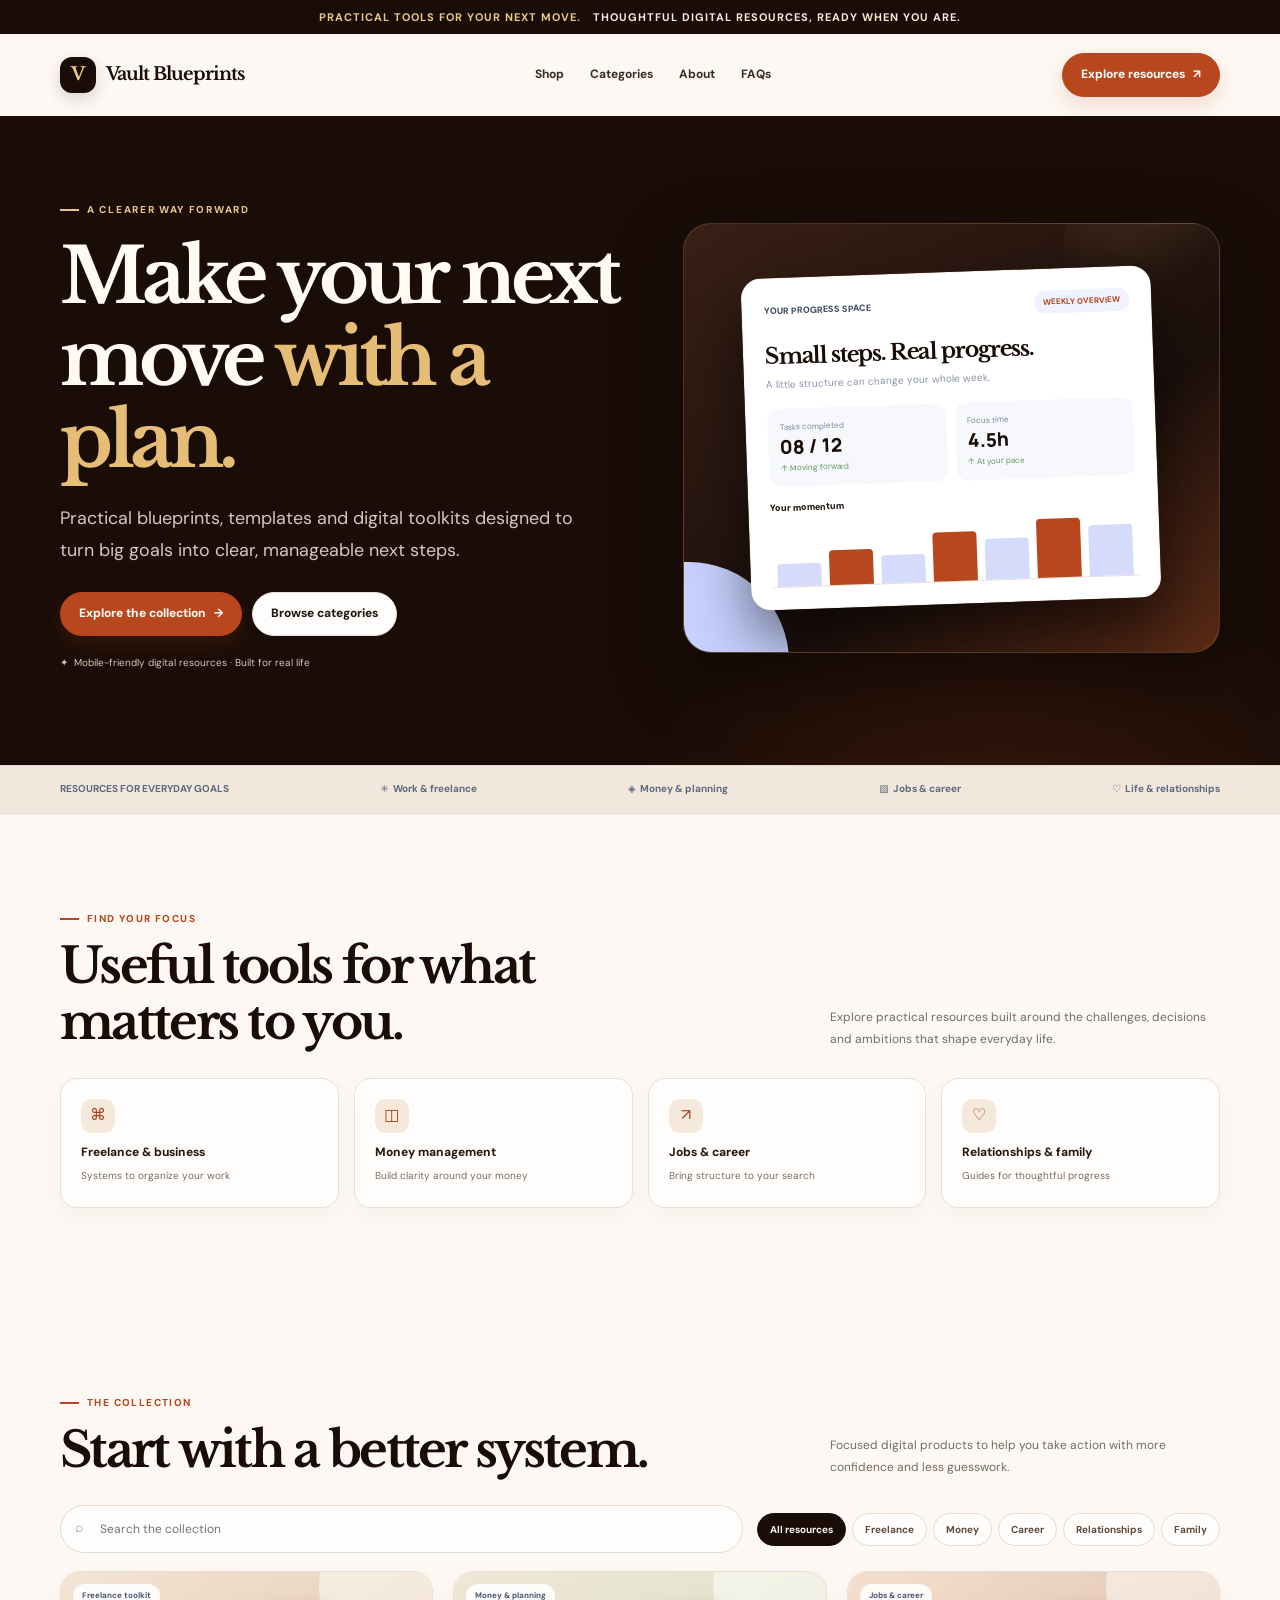
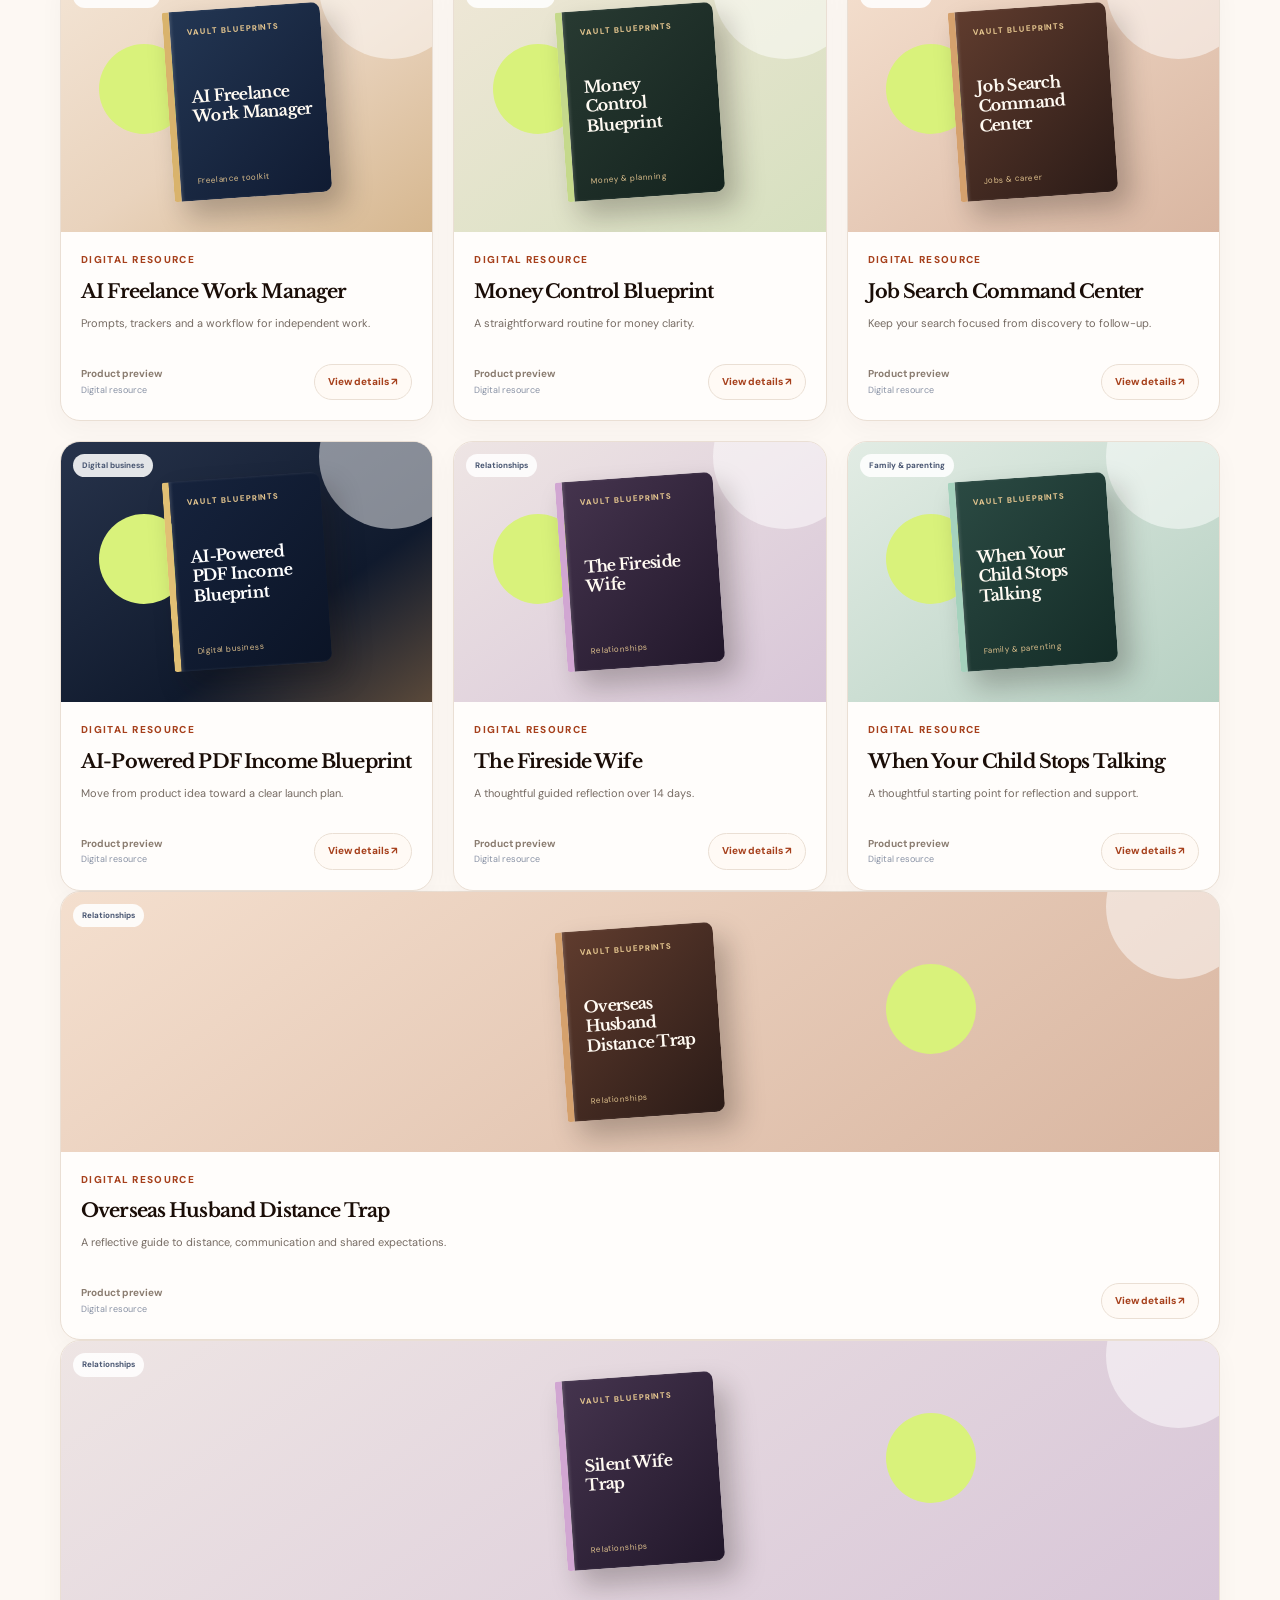
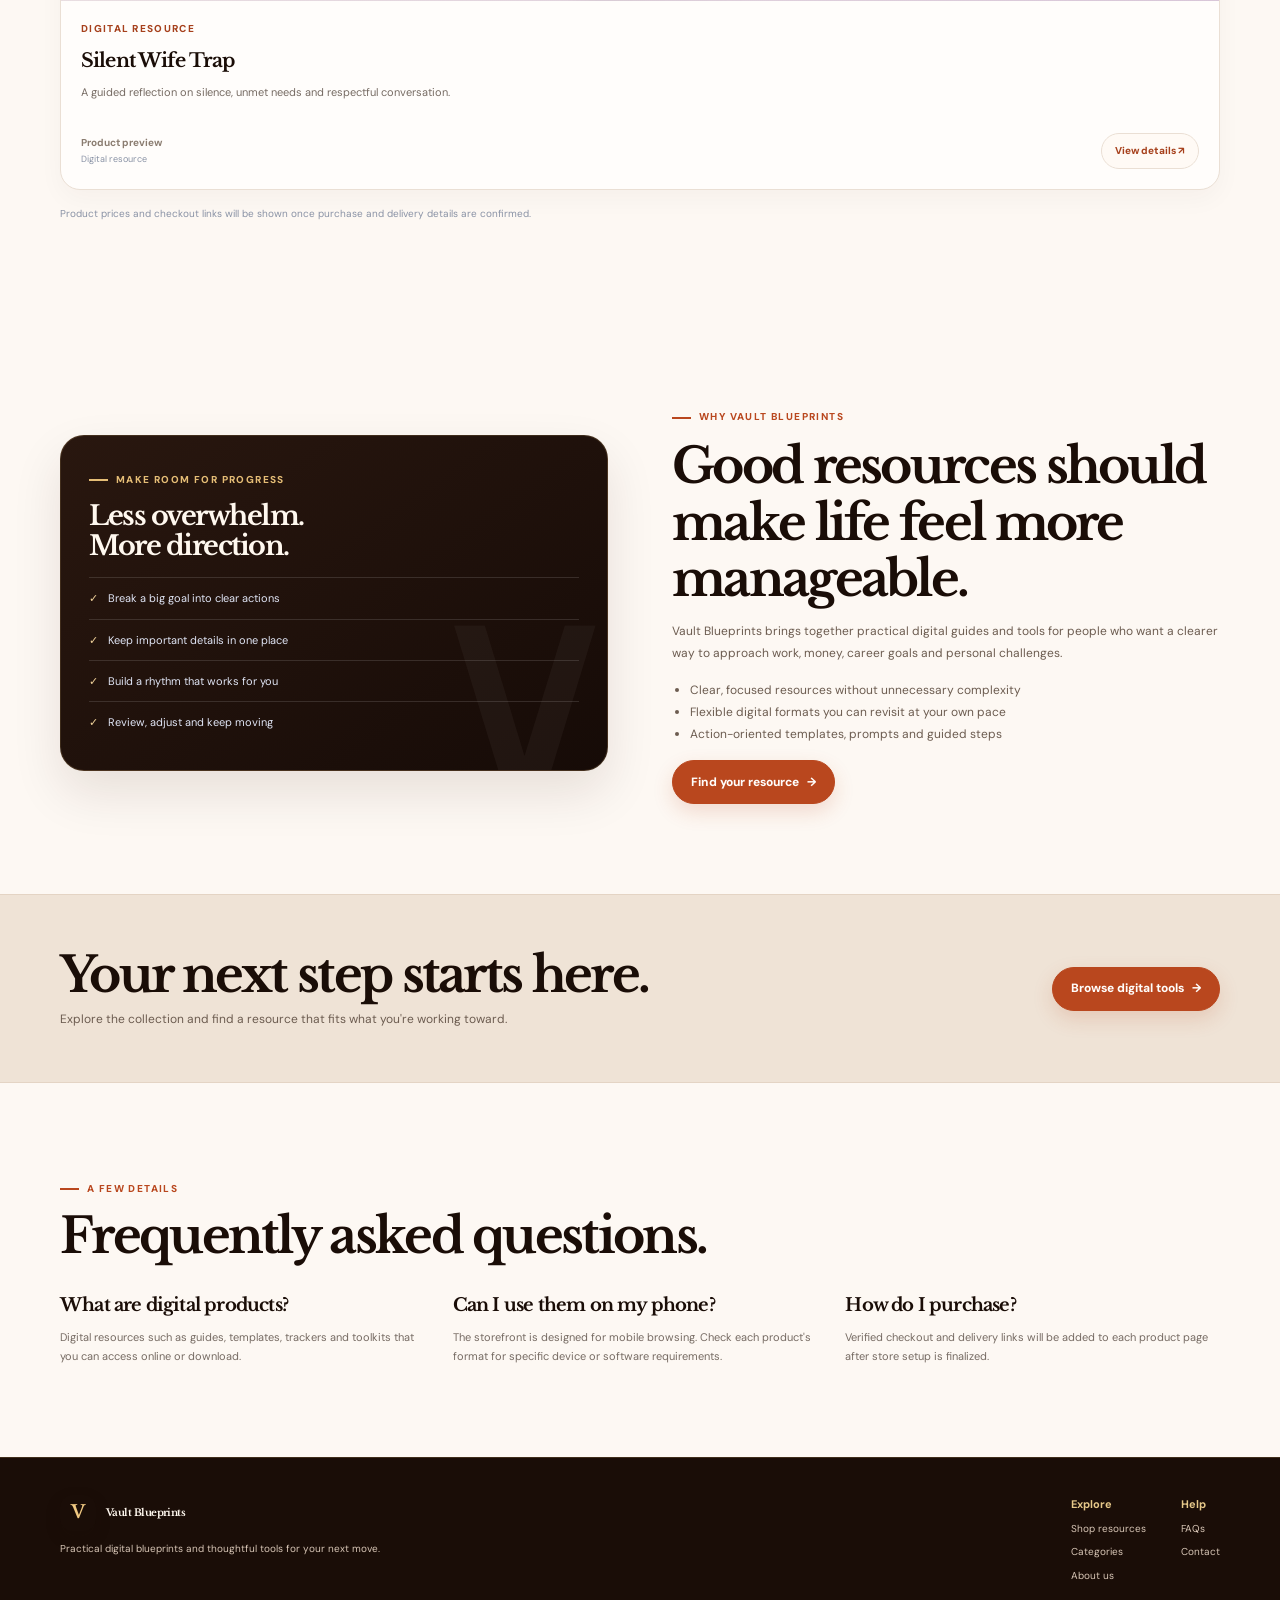
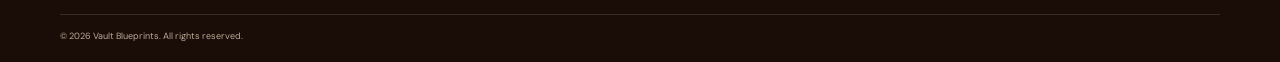
<file: index.html>
<!doctype html><html lang="en"><head><meta charset="utf-8"><meta name="viewport" content="width=device-width,initial-scale=1"><meta name="theme-color" content="#101b35"><meta name="description" content="Practical digital blueprints, templates and toolkits for work, money, career and everyday life."><meta property="og:title" content="Vault Blueprints — Tools for your next move"><meta property="og:description" content="Practical digital resources designed to turn big goals into clear next steps."><title>Vault Blueprints — Tools for your next move</title><link rel="stylesheet" href="product.css"><link rel="canonical" href="https://vaultblueprints.store/"></head><body><a class="skip-link" href="#main">Skip to content</a><div class="announcement"><strong>Practical tools for your next move.</strong> &nbsp; Thoughtful digital resources, ready when you are.</div><header class="site-header wrap"><a class="brand" href="index.html" aria-label="Vault Blueprints home"><span class="brand-mark">V</span>Vault Blueprints</a><nav class="nav" aria-label="Main navigation"><a href="#shop">Shop</a><a href="#categories">Categories</a><a href="#about">About</a><a href="#faq">FAQs</a></nav><details class="mobile-nav"><summary aria-label="Open navigation">Menu ☰</summary><nav class="mobile-links" aria-label="Mobile navigation"><a href="#shop">Shop resources</a><a href="#categories">Categories</a><a href="#about">About</a><a href="#faq">FAQs</a></nav></details><a class="button header-cta" href="#shop">Explore resources <span aria-hidden="true">↗</span></a></header><main id="main"><section class="hero"><div class="wrap hero-grid"><div><span class="eyebrow">A clearer way forward</span><h1>Make your next move <em>with a plan.</em></h1><p class="hero-copy">Practical blueprints, templates and digital toolkits designed to turn big goals into clear, manageable next steps.</p><div class="hero-actions"><a class="button" href="#shop">Explore the collection <span aria-hidden="true">→</span></a><a class="button button-light" href="#categories">Browse categories</a></div><p class="micro-trust">✦ &nbsp;Mobile-friendly digital resources · Built for real life</p></div><div class="hero-art" role="img" aria-label="Illustration of a digital planning dashboard"><div class="hero-board"><div class="board-top"><span>YOUR PROGRESS SPACE</span><span class="board-pill">WEEKLY OVERVIEW</span></div><h3>Small steps. Real progress.</h3><p>A little structure can change your whole week.</p><div class="board-stats"><div class="board-stat"><small>Tasks completed</small><strong>08 / 12</strong><span>↑ Moving forward</span></div><div class="board-stat"><small>Focus time</small><strong>4.5h</strong><span>↑ At your pace</span></div></div><div class="board-caption">Your momentum</div><div class="bars" aria-hidden="true"><i></i><i></i><i></i><i></i><i></i><i></i><i></i></div></div></div></div></section><div class="trust-strip"><div class="wrap trust-items"><span>RESOURCES FOR EVERYDAY GOALS</span><span>✳ &nbsp;Work & freelance</span><span>◈ &nbsp;Money & planning</span><span>▧ &nbsp;Jobs & career</span><span>♡ &nbsp;Life & relationships</span></div></div><section class="section" id="categories"><div class="wrap"><div class="section-head"><div><span class="eyebrow">Find your focus</span><h2>Useful tools for what<br>matters to you.</h2></div><p>Explore practical resources built around the challenges, decisions and ambitions that shape everyday life.</p></div><div class="categories"><a class="category" href="#shop"><span class="cat-icon" aria-hidden="true">⌘</span><strong>Freelance & business</strong><small>Systems to organize your work</small></a><a class="category" href="#shop"><span class="cat-icon" aria-hidden="true">◫</span><strong>Money management</strong><small>Build clarity around your money</small></a><a class="category" href="#shop"><span class="cat-icon" aria-hidden="true">↗</span><strong>Jobs & career</strong><small>Bring structure to your search</small></a><a class="category" href="#shop"><span class="cat-icon" aria-hidden="true">♡</span><strong>Relationships & family</strong><small>Guides for thoughtful progress</small></a></div></div></section><section class="section shop" id="shop"><div class="wrap"><div class="section-head"><div><span class="eyebrow">The collection</span><h2>Start with a better system.</h2></div><p>Focused digital products to help you take action with more confidence and less guesswork.</p></div><div class="shop-tools"><label class="search-wrap"><span class="search-icon" aria-hidden="true">⌕</span><input id="product-search" type="search" placeholder="Search the collection" aria-label="Search products"></label><div class="filter-list" role="group" aria-label="Filter products"><button class="filter" type="button" data-filter="all" aria-pressed="true">All resources</button><button class="filter" type="button" data-filter="Freelance toolkit" aria-pressed="false">Freelance</button><button class="filter" type="button" data-filter="Money & planning" aria-pressed="false">Money</button><button class="filter" type="button" data-filter="Jobs & career" aria-pressed="false">Career</button><button class="filter" type="button" data-filter="Relationships" aria-pressed="false">Relationships</button><button class="filter" type="button" data-filter="Family & parenting" aria-pressed="false">Family</button></div></div><div class="products" id="product-grid"><article class="product" data-category="Freelance toolkit" data-search="ai freelance work manager freelance toolkit organize client work, manage priorities and use ai more intentionally with a practical freelance command center."><div class="product-art theme-blue"><span class="product-tag">Freelance toolkit</span><div class="art-orb" aria-hidden="true"></div><div class="book" aria-hidden="true"><small>VAULT BLUEPRINTS</small><strong>AI Freelance Work Manager</strong><span>Freelance toolkit</span></div></div><div class="product-body"><span class="product-type">Digital resource</span><h3>AI Freelance Work Manager</h3><p>Prompts, trackers and a workflow for independent work.</p><div class="product-bottom"><span class="format">Product preview<small>Digital resource</small></span><a class="details-link" href="products/ai-freelance-work-manager/">View details <span aria-hidden="true">↗</span></a></div></div></article><article class="product" data-category="Money & planning" data-search="money control blueprint money &amp; planning build a clearer view of spending, priorities and everyday money habits with simple planning resources."><div class="product-art theme-green"><span class="product-tag">Money & planning</span><div class="art-orb" aria-hidden="true"></div><div class="book" aria-hidden="true"><small>VAULT BLUEPRINTS</small><strong>Money Control Blueprint</strong><span>Money &amp; planning</span></div></div><div class="product-body"><span class="product-type">Digital resource</span><h3>Money Control Blueprint</h3><p>A straightforward routine for money clarity.</p><div class="product-bottom"><span class="format">Product preview<small>Digital resource</small></span><a class="details-link" href="products/money-control-blueprint/">View details <span aria-hidden="true">↗</span></a></div></div></article><article class="product" data-category="Jobs & career" data-search="job search command center jobs &amp; career track opportunities, organize applications and prepare for each next step in one structured workspace."><div class="product-art theme-peach"><span class="product-tag">Jobs & career</span><div class="art-orb" aria-hidden="true"></div><div class="book" aria-hidden="true"><small>VAULT BLUEPRINTS</small><strong>Job Search Command Center</strong><span>Jobs &amp; career</span></div></div><div class="product-body"><span class="product-type">Digital resource</span><h3>Job Search Command Center</h3><p>Keep your search focused from discovery to follow-up.</p><div class="product-bottom"><span class="format">Product preview<small>Digital resource</small></span><a class="details-link" href="products/job-search-command-center/">View details <span aria-hidden="true">↗</span></a></div></div></article><article class="product" data-category="Digital business" data-search="ai-powered pdf income blueprint digital business explore, create and present useful digital pdf products through a guided, practical workflow."><div class="product-art theme-dark"><span class="product-tag">Digital business</span><div class="art-orb" aria-hidden="true"></div><div class="book" aria-hidden="true"><small>VAULT BLUEPRINTS</small><strong>AI-Powered PDF Income Blueprint</strong><span>Digital business</span></div></div><div class="product-body"><span class="product-type">Digital resource</span><h3>AI-Powered PDF Income Blueprint</h3><p>Move from product idea toward a clear launch plan.</p><div class="product-bottom"><span class="format">Product preview<small>Digital resource</small></span><a class="details-link" href="products/ai-powered-pdf-income-blueprint/">View details <span aria-hidden="true">↗</span></a></div></div></article><article class="product" data-category="Relationships" data-search="the fireside wife relationships a 14-day guide with reflection and communication practices focused on emotional connection."><div class="product-art theme-lilac"><span class="product-tag">Relationships</span><div class="art-orb" aria-hidden="true"></div><div class="book" aria-hidden="true"><small>VAULT BLUEPRINTS</small><strong>The Fireside Wife</strong><span>Relationships</span></div></div><div class="product-body"><span class="product-type">Digital resource</span><h3>The Fireside Wife</h3><p>A thoughtful guided reflection over 14 days.</p><div class="product-bottom"><span class="format">Product preview<small>Digital resource</small></span><a class="details-link" href="products/the-fireside-wife/">View details <span aria-hidden="true">↗</span></a></div></div></article><article class="product" data-category="Family & parenting" data-search="when your child stops talking family &amp; parenting a supportive reading resource for parents navigating changes in communication with a child."><div class="product-art theme-mint"><span class="product-tag">Family & parenting</span><div class="art-orb" aria-hidden="true"></div><div class="book" aria-hidden="true"><small>VAULT BLUEPRINTS</small><strong>When Your Child Stops Talking</strong><span>Family &amp; parenting</span></div></div><div class="product-body"><span class="product-type">Digital resource</span><h3>When Your Child Stops Talking</h3><p>A thoughtful starting point for reflection and support.</p><div class="product-bottom"><span class="format">Product preview<small>Digital resource</small></span><a class="details-link" href="products/when-your-child-stops-talking/">View details <span aria-hidden="true">↗</span></a></div></div></article></div><article class="product" data-category="Relationships" data-search="overseas husband distance trap relationships long distance marriage communication emotional distance reflection boundaries needs connection"><div class="product-art theme-peach"><span class="product-tag">Relationships</span><div class="art-orb" aria-hidden="true"></div><div class="book" aria-hidden="true"><small>VAULT BLUEPRINTS</small><strong>Overseas Husband Distance Trap</strong><span>Relationships</span></div></div><div class="product-body"><span class="product-type">Digital resource</span><h3>Overseas Husband Distance Trap</h3><p>A reflective guide to distance, communication and shared expectations.</p><div class="product-bottom"><span class="format">Product preview<small>Digital resource</small></span><a class="details-link" href="products/overseas-husband-distance-trap/">View details <span aria-hidden="true">↗</span></a></div></div></article><article class="product" data-category="Relationships" data-search="silent wife trap relationships emotional withdrawal communication reflection relationship needs boundaries mutual understanding"><div class="product-art theme-lilac"><span class="product-tag">Relationships</span><div class="art-orb" aria-hidden="true"></div><div class="book" aria-hidden="true"><small>VAULT BLUEPRINTS</small><strong>Silent Wife Trap</strong><span>Relationships</span></div></div><div class="product-body"><span class="product-type">Digital resource</span><h3>Silent Wife Trap</h3><p>A guided reflection on silence, unmet needs and respectful conversation.</p><div class="product-bottom"><span class="format">Product preview<small>Digital resource</small></span><a class="details-link" href="products/silent-wife-trap/">View details <span aria-hidden="true">↗</span></a></div></div></article><p class="empty-state" id="empty-state" role="status">No matching resources found. Try a different search or category.</p><p class="shop-note">Product prices and checkout links will be shown once purchase and delivery details are confirmed.</p></div></section><section class="section" id="about"><div class="wrap about-grid"><div class="about-panel"><span class="eyebrow">Make room for progress</span><h3>Less overwhelm.<br>More direction.</h3><div class="about-task"><span>✓</span>Break a big goal into clear actions</div><div class="about-task"><span>✓</span>Keep important details in one place</div><div class="about-task"><span>✓</span>Build a rhythm that works for you</div><div class="about-task"><span>✓</span>Review, adjust and keep moving</div></div><div class="about-copy"><span class="eyebrow">Why Vault Blueprints</span><h2>Good resources should make life feel more manageable.</h2><p>Vault Blueprints brings together practical digital guides and tools for people who want a clearer way to approach work, money, career goals and personal challenges.</p><ul><li>Clear, focused resources without unnecessary complexity</li><li>Flexible digital formats you can revisit at your own pace</li><li>Action-oriented templates, prompts and guided steps</li></ul><a class="button" href="#shop">Find your resource <span aria-hidden="true">→</span></a></div></div></section><section class="cta"><div class="wrap cta-row"><div><h2>Your next step starts here.</h2><p>Explore the collection and find a resource that fits what you're working toward.</p></div><a class="button" href="#shop">Browse digital tools <span aria-hidden="true">→</span></a></div></section><section class="section" id="faq"><div class="wrap"><div class="section-head"><div><span class="eyebrow">A few details</span><h2>Frequently asked questions.</h2></div></div><div class="faq-grid"><div><h3>What are digital products?</h3><p>Digital resources such as guides, templates, trackers and toolkits that you can access online or download.</p></div><div><h3>Can I use them on my phone?</h3><p>The storefront is designed for mobile browsing. Check each product's format for specific device or software requirements.</p></div><div><h3>How do I purchase?</h3><p>Verified checkout and delivery links will be added to each product page after store setup is finalized.</p></div></div></div></section></main><footer class="footer"><div class="wrap"><div class="footer-row"><div><a class="brand" href="index.html"><span class="brand-mark">V</span>Vault Blueprints</a><p>Practical digital blueprints and thoughtful tools for your next move.</p></div><div class="footer-links"><div><strong>Explore</strong><a href="#shop">Shop resources</a><a href="#categories">Categories</a><a href="#about">About us</a></div><div><strong>Help</strong><a href="#faq">FAQs</a><a href="mailto:bartholomewfrank972@gmail.com">Contact</a></div></div></div><div class="copyright">© 2026 Vault Blueprints. All rights reserved.</div></div></footer><script>const search=document.getElementById('product-search');const cards=[...document.querySelectorAll('.product')];const filters=[...document.querySelectorAll('[data-filter]')];const empty=document.getElementById('empty-state');let active='all';function update(){const q=search.value.trim().toLowerCase();let count=0;cards.forEach(card=>{const ok=(active==='all'||card.dataset.category===active)&&(!q||card.dataset.search.includes(q));card.hidden=!ok;if(ok)count++});empty.classList.toggle('show',count===0)}filters.forEach(btn=>btn.addEventListener('click',()=>{active=btn.dataset.filter;filters.forEach(b=>b.setAttribute('aria-pressed',String(b===btn)));update()}));search.addEventListener('input',update);document.querySelectorAll('.mobile-links a').forEach(a=>a.addEventListener('click',()=>a.closest('details').removeAttribute('open')));</script></body></html>
</file>
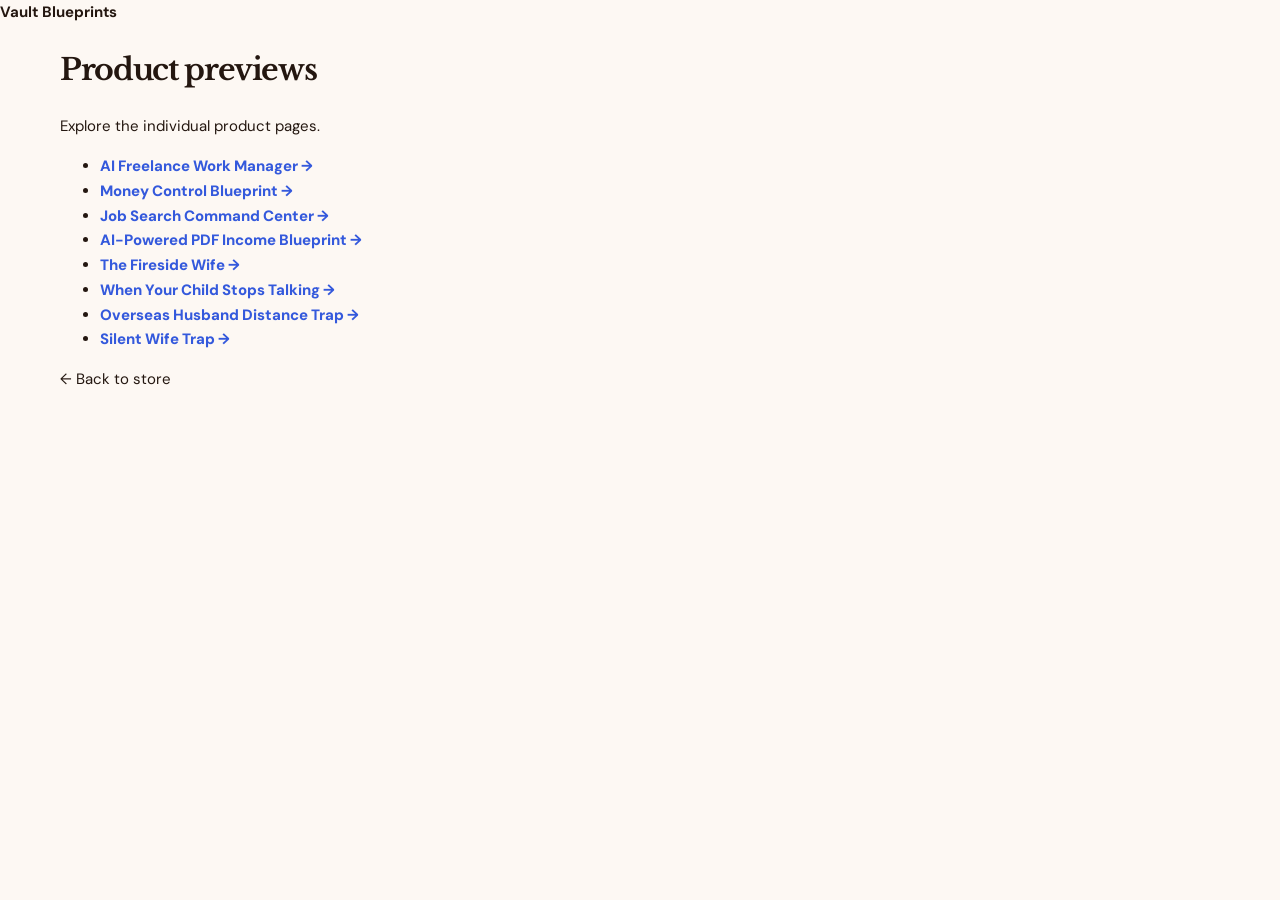
<file: products/index.html>
<!doctype html><html lang="en"><head><meta charset="utf-8"><meta name="viewport" content="width=device-width,initial-scale=1"><meta name="description" content="Explore practical digital blueprints, templates and toolkits from Vault Blueprints."><meta property="og:type" content="website"><meta property="og:title" content="Product previews | Vault Blueprints"><meta property="og:description" content="Explore practical digital blueprints, templates and toolkits from Vault Blueprints."><meta name="twitter:card" content="summary"><title>Product previews | Vault Blueprints</title><link rel="stylesheet" href="../product.css"><link rel="canonical" href="https://vaultblueprints.store/products/"></head><body><div class="announce"><b>Vault Blueprints</b></div><main class="wrap"><h1 class="title">Product previews</h1><p class="intro">Explore the individual product pages.</p><ul class="list"><li><a style="color:#3459dc;font-weight:800" href="ai-freelance-work-manager/">AI Freelance Work Manager →</a></li><li><a style="color:#3459dc;font-weight:800" href="money-control-blueprint/">Money Control Blueprint →</a></li><li><a style="color:#3459dc;font-weight:800" href="job-search-command-center/">Job Search Command Center →</a></li><li><a style="color:#3459dc;font-weight:800" href="ai-powered-pdf-income-blueprint/">AI-Powered PDF Income Blueprint →</a></li><li><a style="color:#3459dc;font-weight:800" href="the-fireside-wife/">The Fireside Wife →</a></li><li><a style="color:#3459dc;font-weight:800" href="when-your-child-stops-talking/">When Your Child Stops Talking →</a></li><li><a style="color:#3459dc;font-weight:800" href="overseas-husband-distance-trap/">Overseas Husband Distance Trap →</a></li><li><a style="color:#3459dc;font-weight:800" href="silent-wife-trap/">Silent Wife Trap →</a></li></ul><p><a class="back" href="../index.html">← Back to store</a></p></main></body></html>
</file>
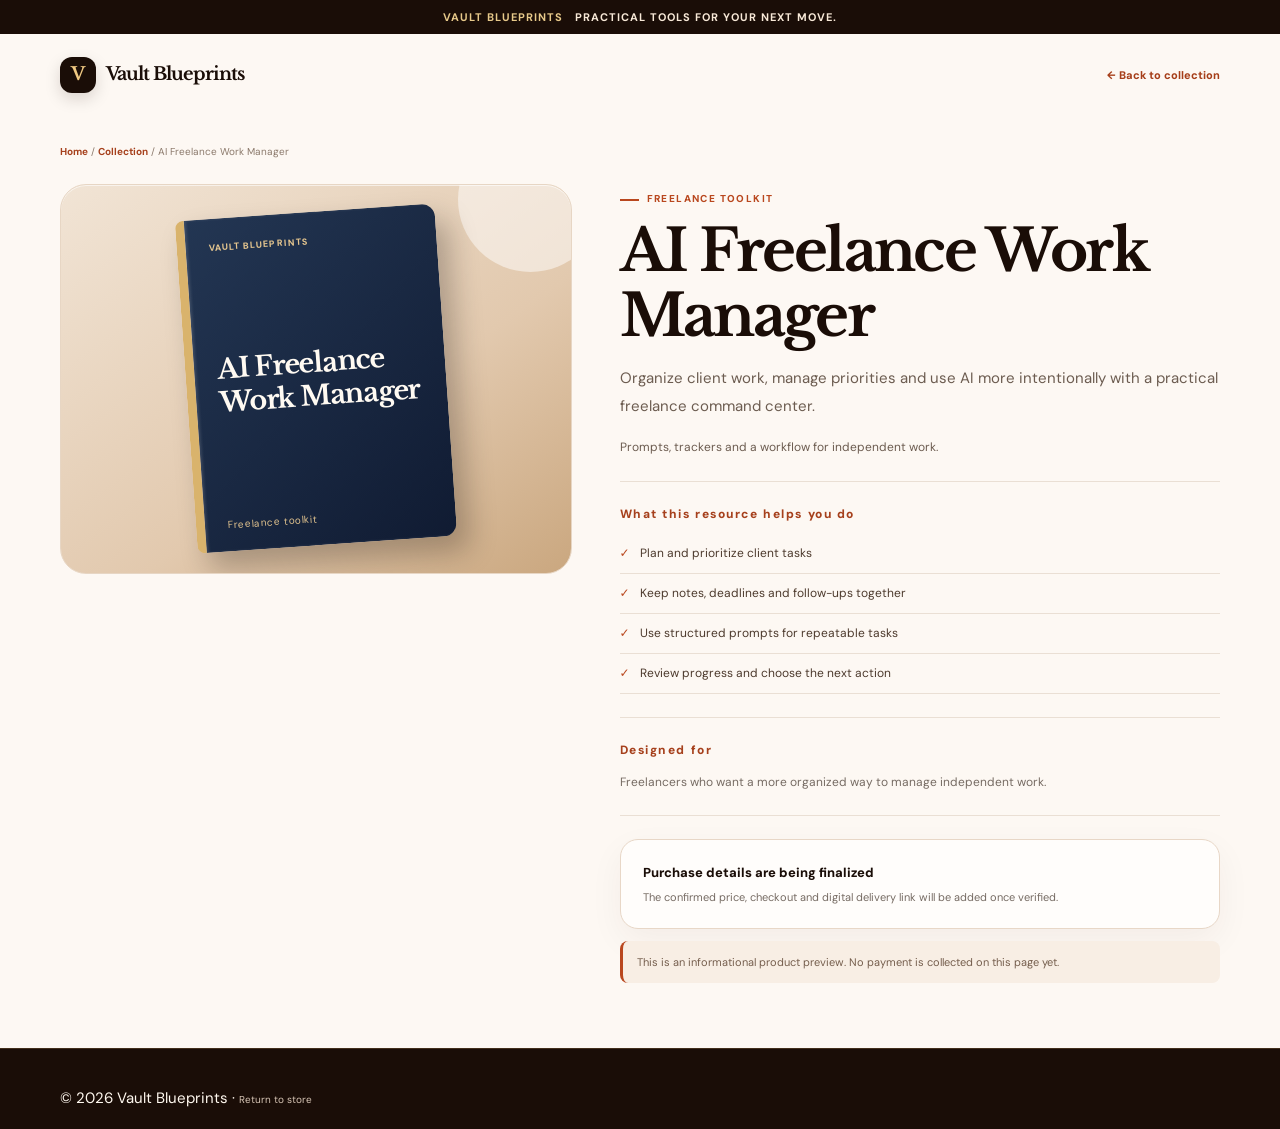
<file: products/ai-freelance-work-manager/index.html>
<!doctype html><html lang="en"><head><meta charset="utf-8"><meta name="viewport" content="width=device-width,initial-scale=1"><meta name="theme-color" content="#101b35"><meta name="description" content="Organize client work, manage priorities and use AI more intentionally with a practical freelance command center."><meta property="og:title" content="AI Freelance Work Manager | Vault Blueprints"><meta property="og:description" content="Prompts, trackers and a workflow for independent work."><title>AI Freelance Work Manager | Vault Blueprints</title><link rel="stylesheet" href="../../product.css"><link rel="canonical" href="https://vaultblueprints.store/products/ai-freelance-work-manager/"></head><body><a class="skip-link" href="#main">Skip to content</a><div class="announcement"><strong>Vault Blueprints</strong> &nbsp; Practical tools for your next move.</div><header class="site-header wrap"><a class="brand" href="../../index.html"><span class="brand-mark">V</span>Vault Blueprints</a><a class="text-link" href="../../index.html#shop">← Back to collection</a></header><main class="wrap product-page" id="main"><div class="breadcrumbs"><a href="../../index.html">Home</a> / <a href="../../index.html#shop">Collection</a> / AI Freelance Work Manager</div><div class="product-grid"><div class="product-visual theme-blue" role="img" aria-label="Illustrated cover for AI Freelance Work Manager"><div class="art-orb" aria-hidden="true"></div><div class="book" aria-hidden="true"><small>VAULT BLUEPRINTS</small><strong>AI Freelance Work Manager</strong><span>Freelance toolkit</span></div></div><article><span class="eyebrow">Freelance toolkit</span><h1 class="product-title">AI Freelance Work Manager</h1><p class="product-intro">Organize client work, manage priorities and use AI more intentionally with a practical freelance command center.</p><p class="product-description">Prompts, trackers and a workflow for independent work.</p><div class="content-rule"></div><div class="content-label">What this resource helps you do</div><ul class="benefits"><li>Plan and prioritize client tasks</li><li>Keep notes, deadlines and follow-ups together</li><li>Use structured prompts for repeatable tasks</li><li>Review progress and choose the next action</li></ul><div class="content-rule"></div><div class="content-label">Designed for</div><p class="audience">Freelancers who want a more organized way to manage independent work.</p><div class="content-rule"></div><div class="purchase-panel"><strong>Purchase details are being finalized</strong><p>The confirmed price, checkout and digital delivery link will be added once verified.</p></div><div class="pending-note">This is an informational product preview. No payment is collected on this page yet.</div></article></div></main><footer class="footer"><div class="wrap">© 2026 Vault Blueprints · <a href="../../index.html">Return to store</a></div></footer></body></html>
</file>
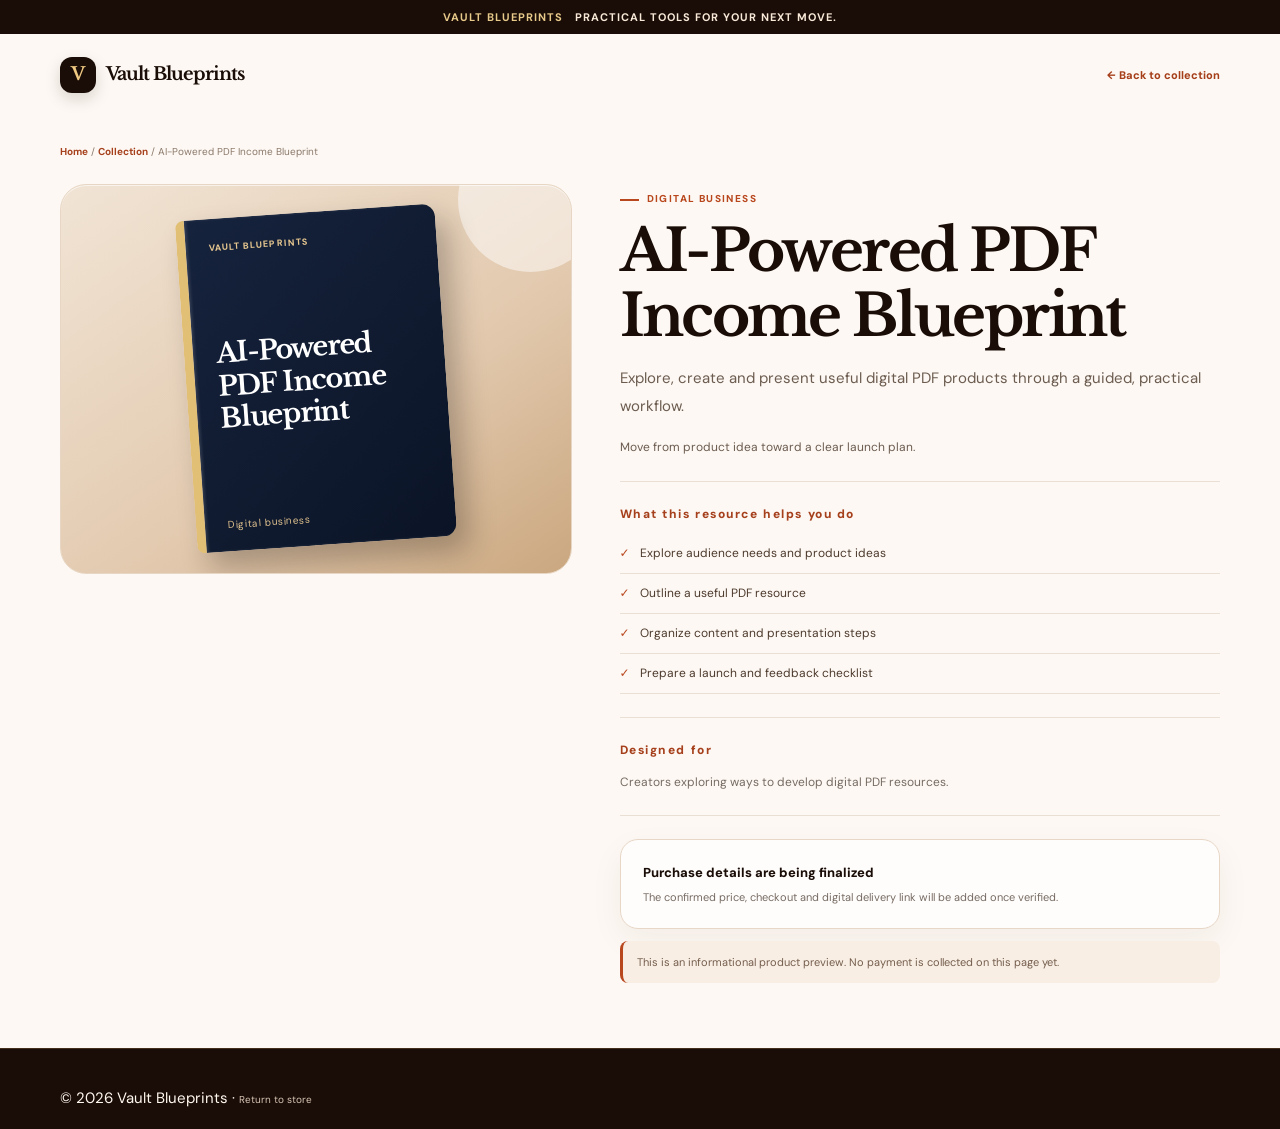
<file: products/ai-powered-pdf-income-blueprint/index.html>
<!doctype html><html lang="en"><head><meta charset="utf-8"><meta name="viewport" content="width=device-width,initial-scale=1"><meta name="theme-color" content="#101b35"><meta name="description" content="Explore, create and present useful digital PDF products through a guided, practical workflow."><meta property="og:title" content="AI-Powered PDF Income Blueprint | Vault Blueprints"><meta property="og:description" content="Move from product idea toward a clear launch plan."><title>AI-Powered PDF Income Blueprint | Vault Blueprints</title><link rel="stylesheet" href="../../product.css"><link rel="canonical" href="https://vaultblueprints.store/products/ai-powered-pdf-income-blueprint/"></head><body><a class="skip-link" href="#main">Skip to content</a><div class="announcement"><strong>Vault Blueprints</strong> &nbsp; Practical tools for your next move.</div><header class="site-header wrap"><a class="brand" href="../../index.html"><span class="brand-mark">V</span>Vault Blueprints</a><a class="text-link" href="../../index.html#shop">← Back to collection</a></header><main class="wrap product-page" id="main"><div class="breadcrumbs"><a href="../../index.html">Home</a> / <a href="../../index.html#shop">Collection</a> / AI-Powered PDF Income Blueprint</div><div class="product-grid"><div class="product-visual theme-dark" role="img" aria-label="Illustrated cover for AI-Powered PDF Income Blueprint"><div class="art-orb" aria-hidden="true"></div><div class="book" aria-hidden="true"><small>VAULT BLUEPRINTS</small><strong>AI-Powered PDF Income Blueprint</strong><span>Digital business</span></div></div><article><span class="eyebrow">Digital business</span><h1 class="product-title">AI-Powered PDF Income Blueprint</h1><p class="product-intro">Explore, create and present useful digital PDF products through a guided, practical workflow.</p><p class="product-description">Move from product idea toward a clear launch plan.</p><div class="content-rule"></div><div class="content-label">What this resource helps you do</div><ul class="benefits"><li>Explore audience needs and product ideas</li><li>Outline a useful PDF resource</li><li>Organize content and presentation steps</li><li>Prepare a launch and feedback checklist</li></ul><div class="content-rule"></div><div class="content-label">Designed for</div><p class="audience">Creators exploring ways to develop digital PDF resources.</p><div class="content-rule"></div><div class="purchase-panel"><strong>Purchase details are being finalized</strong><p>The confirmed price, checkout and digital delivery link will be added once verified.</p></div><div class="pending-note">This is an informational product preview. No payment is collected on this page yet.</div></article></div></main><footer class="footer"><div class="wrap">© 2026 Vault Blueprints · <a href="../../index.html">Return to store</a></div></footer></body></html>
</file>
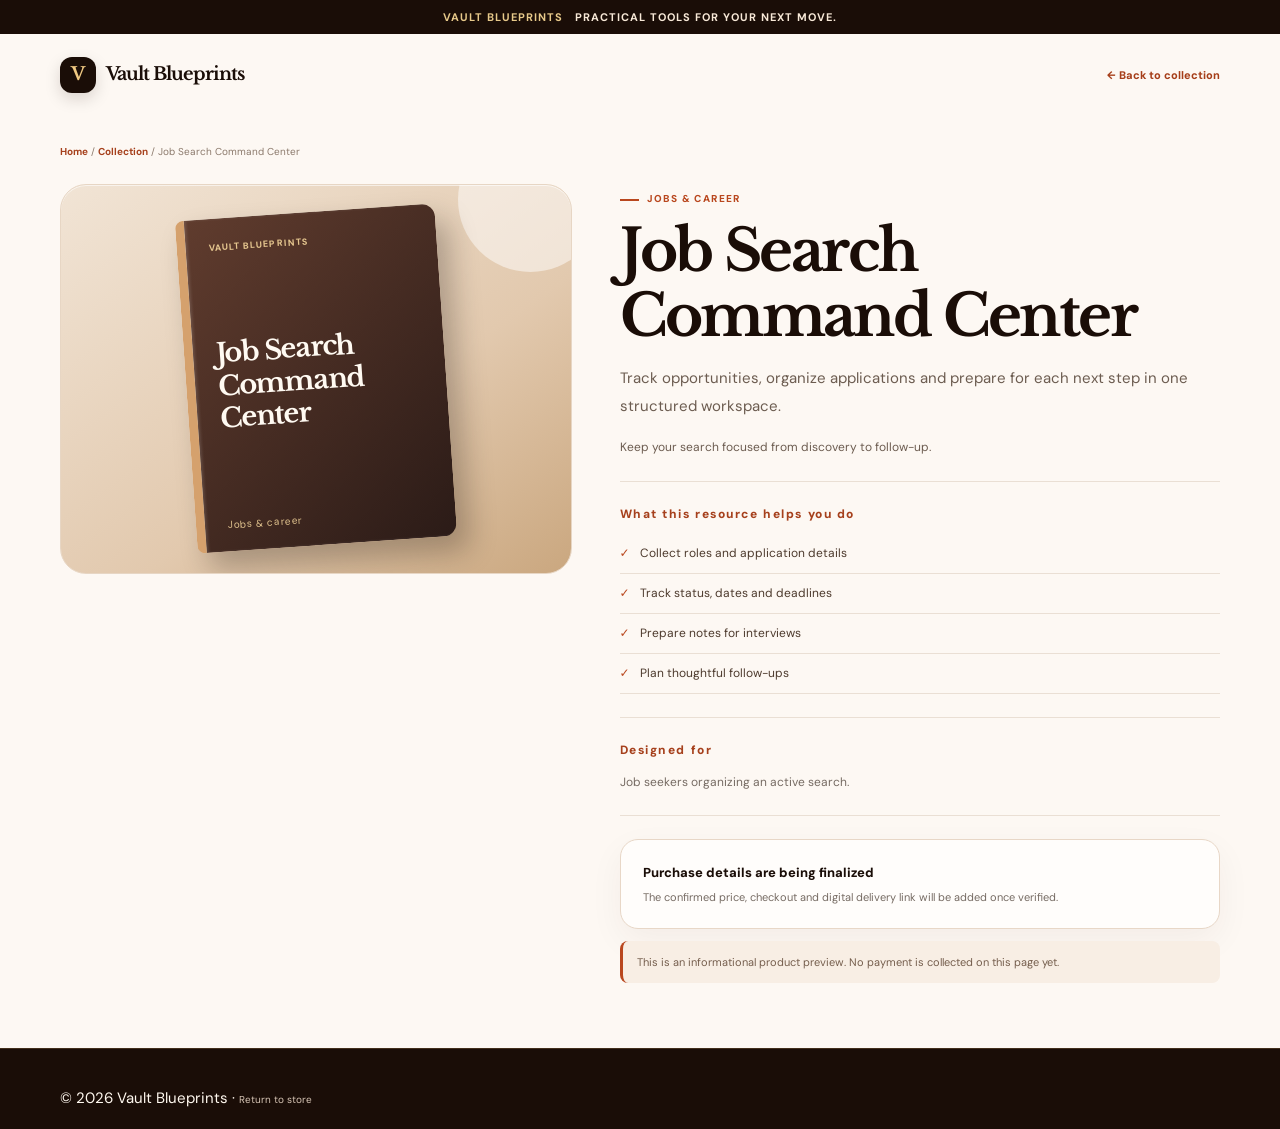
<file: products/job-search-command-center/index.html>
<!doctype html><html lang="en"><head><meta charset="utf-8"><meta name="viewport" content="width=device-width,initial-scale=1"><meta name="theme-color" content="#101b35"><meta name="description" content="Track opportunities, organize applications and prepare for each next step in one structured workspace."><meta property="og:title" content="Job Search Command Center | Vault Blueprints"><meta property="og:description" content="Keep your search focused from discovery to follow-up."><title>Job Search Command Center | Vault Blueprints</title><link rel="stylesheet" href="../../product.css"><link rel="canonical" href="https://vaultblueprints.store/products/job-search-command-center/"></head><body><a class="skip-link" href="#main">Skip to content</a><div class="announcement"><strong>Vault Blueprints</strong> &nbsp; Practical tools for your next move.</div><header class="site-header wrap"><a class="brand" href="../../index.html"><span class="brand-mark">V</span>Vault Blueprints</a><a class="text-link" href="../../index.html#shop">← Back to collection</a></header><main class="wrap product-page" id="main"><div class="breadcrumbs"><a href="../../index.html">Home</a> / <a href="../../index.html#shop">Collection</a> / Job Search Command Center</div><div class="product-grid"><div class="product-visual theme-peach" role="img" aria-label="Illustrated cover for Job Search Command Center"><div class="art-orb" aria-hidden="true"></div><div class="book" aria-hidden="true"><small>VAULT BLUEPRINTS</small><strong>Job Search Command Center</strong><span>Jobs &amp; career</span></div></div><article><span class="eyebrow">Jobs &amp; career</span><h1 class="product-title">Job Search Command Center</h1><p class="product-intro">Track opportunities, organize applications and prepare for each next step in one structured workspace.</p><p class="product-description">Keep your search focused from discovery to follow-up.</p><div class="content-rule"></div><div class="content-label">What this resource helps you do</div><ul class="benefits"><li>Collect roles and application details</li><li>Track status, dates and deadlines</li><li>Prepare notes for interviews</li><li>Plan thoughtful follow-ups</li></ul><div class="content-rule"></div><div class="content-label">Designed for</div><p class="audience">Job seekers organizing an active search.</p><div class="content-rule"></div><div class="purchase-panel"><strong>Purchase details are being finalized</strong><p>The confirmed price, checkout and digital delivery link will be added once verified.</p></div><div class="pending-note">This is an informational product preview. No payment is collected on this page yet.</div></article></div></main><footer class="footer"><div class="wrap">© 2026 Vault Blueprints · <a href="../../index.html">Return to store</a></div></footer></body></html>
</file>
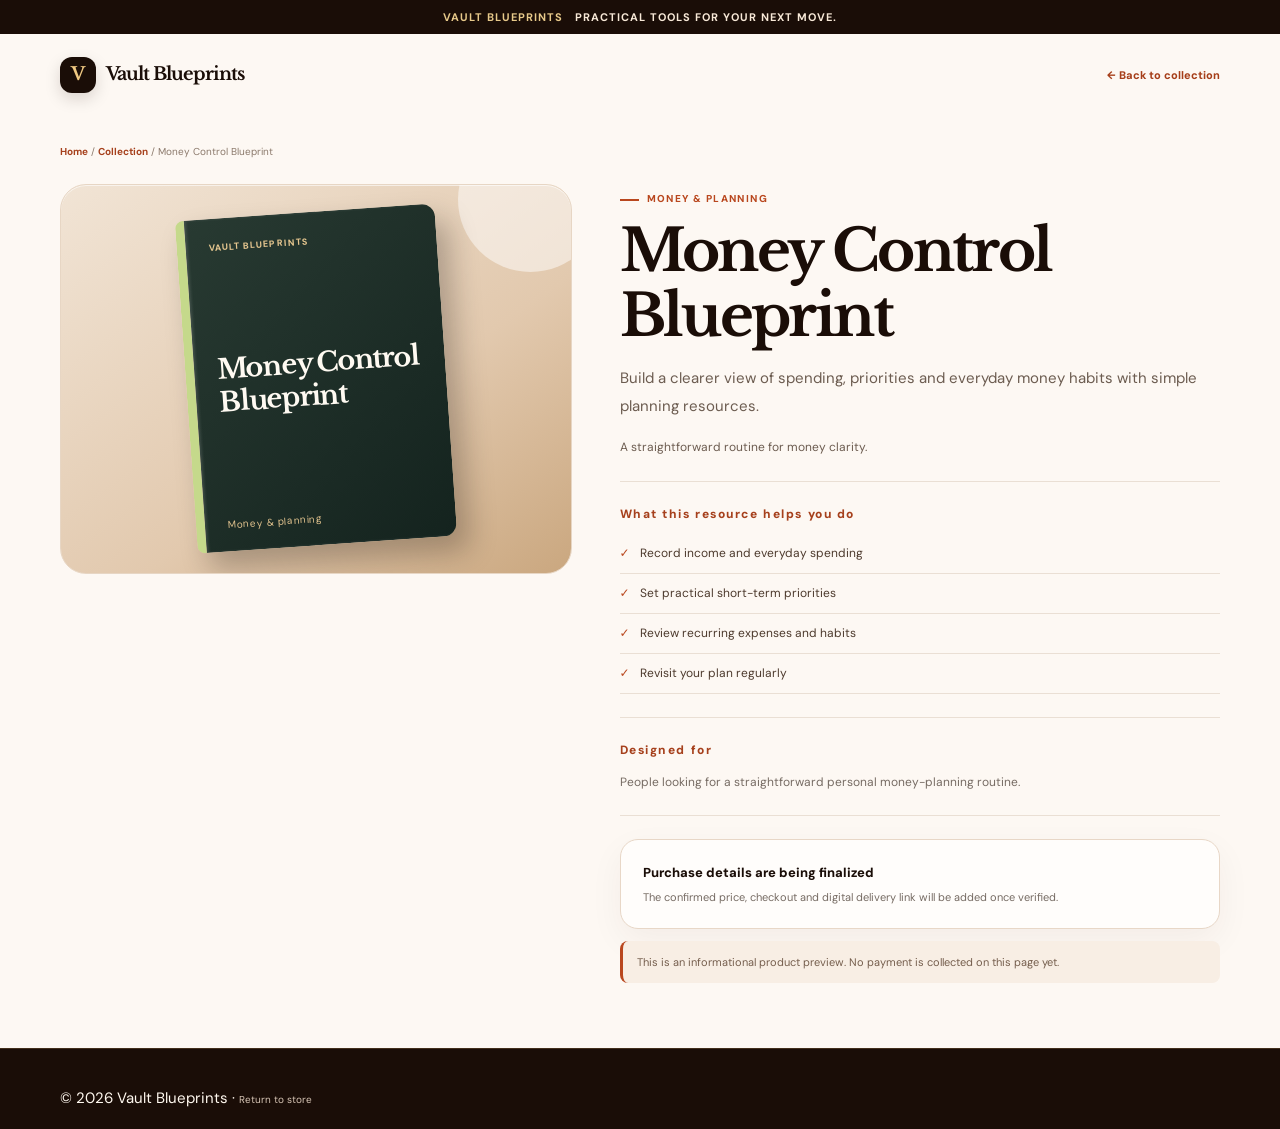
<file: products/money-control-blueprint/index.html>
<!doctype html><html lang="en"><head><meta charset="utf-8"><meta name="viewport" content="width=device-width,initial-scale=1"><meta name="theme-color" content="#101b35"><meta name="description" content="Build a clearer view of spending, priorities and everyday money habits with simple planning resources."><meta property="og:title" content="Money Control Blueprint | Vault Blueprints"><meta property="og:description" content="A straightforward routine for money clarity."><title>Money Control Blueprint | Vault Blueprints</title><link rel="stylesheet" href="../../product.css"><link rel="canonical" href="https://vaultblueprints.store/products/money-control-blueprint/"></head><body><a class="skip-link" href="#main">Skip to content</a><div class="announcement"><strong>Vault Blueprints</strong> &nbsp; Practical tools for your next move.</div><header class="site-header wrap"><a class="brand" href="../../index.html"><span class="brand-mark">V</span>Vault Blueprints</a><a class="text-link" href="../../index.html#shop">← Back to collection</a></header><main class="wrap product-page" id="main"><div class="breadcrumbs"><a href="../../index.html">Home</a> / <a href="../../index.html#shop">Collection</a> / Money Control Blueprint</div><div class="product-grid"><div class="product-visual theme-green" role="img" aria-label="Illustrated cover for Money Control Blueprint"><div class="art-orb" aria-hidden="true"></div><div class="book" aria-hidden="true"><small>VAULT BLUEPRINTS</small><strong>Money Control Blueprint</strong><span>Money &amp; planning</span></div></div><article><span class="eyebrow">Money &amp; planning</span><h1 class="product-title">Money Control Blueprint</h1><p class="product-intro">Build a clearer view of spending, priorities and everyday money habits with simple planning resources.</p><p class="product-description">A straightforward routine for money clarity.</p><div class="content-rule"></div><div class="content-label">What this resource helps you do</div><ul class="benefits"><li>Record income and everyday spending</li><li>Set practical short-term priorities</li><li>Review recurring expenses and habits</li><li>Revisit your plan regularly</li></ul><div class="content-rule"></div><div class="content-label">Designed for</div><p class="audience">People looking for a straightforward personal money-planning routine.</p><div class="content-rule"></div><div class="purchase-panel"><strong>Purchase details are being finalized</strong><p>The confirmed price, checkout and digital delivery link will be added once verified.</p></div><div class="pending-note">This is an informational product preview. No payment is collected on this page yet.</div></article></div></main><footer class="footer"><div class="wrap">© 2026 Vault Blueprints · <a href="../../index.html">Return to store</a></div></footer></body></html>
</file>
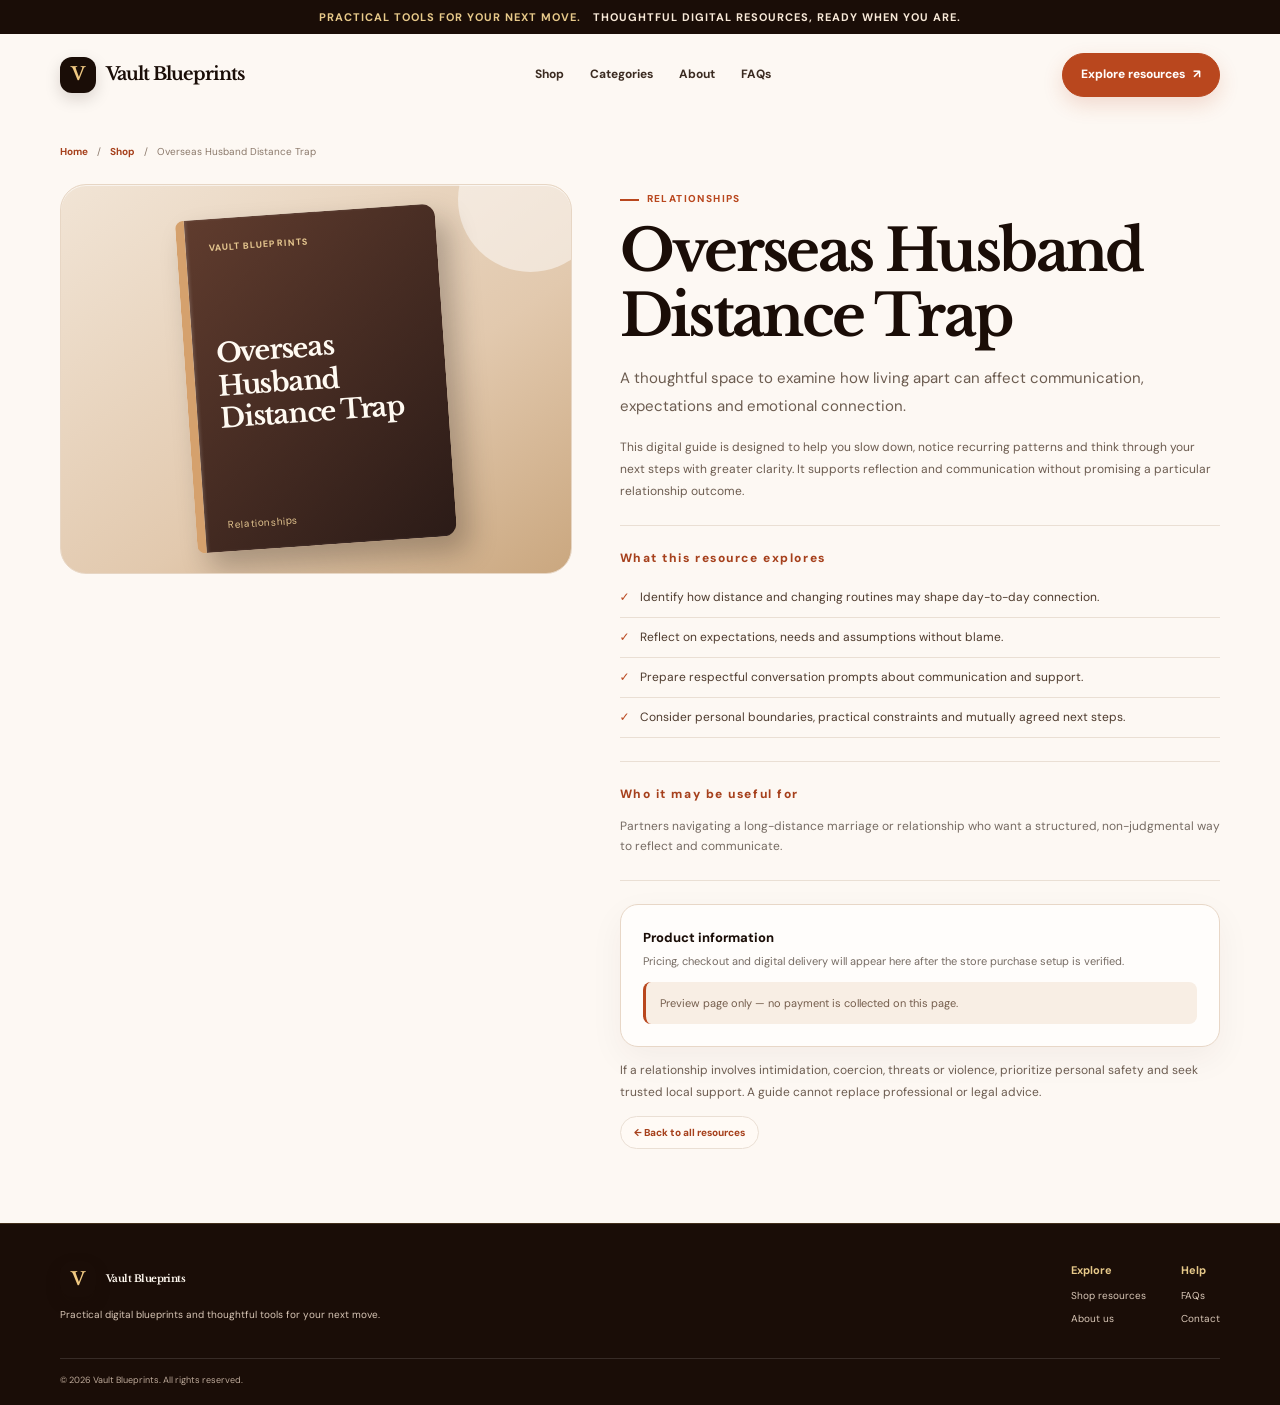
<file: products/overseas-husband-distance-trap/index.html>
<!doctype html><html lang="en"><head><meta charset="utf-8"><meta name="viewport" content="width=device-width,initial-scale=1"><meta name="theme-color" content="#101b35"><meta name="description" content="A reflective guide to navigating distance, communication and shared expectations in a relationship."><meta property="og:title" content="Overseas Husband Distance Trap | Vault Blueprints"><meta property="og:description" content="A reflective guide to navigating distance, communication and shared expectations in a relationship."><title>Overseas Husband Distance Trap | Vault Blueprints</title><link rel="stylesheet" href="../../product.css"><link rel="canonical" href="https://vaultblueprints.store/products/overseas-husband-distance-trap/"></head><body><a class="skip-link" href="#main">Skip to content</a><div class="announcement"><strong>Practical tools for your next move.</strong> &nbsp; Thoughtful digital resources, ready when you are.</div><header class="site-header wrap"><a class="brand" href="../../index.html" aria-label="Vault Blueprints home"><span class="brand-mark">V</span>Vault Blueprints</a><nav class="nav" aria-label="Main navigation"><a href="../../index.html#shop">Shop</a><a href="../../index.html#categories">Categories</a><a href="../../index.html#about">About</a><a href="../../index.html#faq">FAQs</a></nav><details class="mobile-nav"><summary aria-label="Open navigation">Menu ☰</summary><nav class="mobile-links" aria-label="Mobile navigation"><a href="../../index.html#shop">Shop resources</a><a href="../../index.html#categories">Categories</a><a href="../../index.html#about">About</a><a href="../../index.html#faq">FAQs</a></nav></details><a class="button header-cta" href="../../index.html#shop">Explore resources <span aria-hidden="true">↗</span></a></header><main id="main" class="product-page"><div class="wrap"><div class="breadcrumbs"><a href="../../index.html">Home</a> &nbsp; / &nbsp; <a href="../../index.html#shop">Shop</a> &nbsp; / &nbsp; Overseas Husband Distance Trap</div><div class="product-grid"><div class="product-visual theme-peach" role="img" aria-label="Illustrated digital guide cover for Overseas Husband Distance Trap"><div class="art-orb" aria-hidden="true"></div><div class="book" aria-hidden="true"><small>VAULT BLUEPRINTS</small><strong>Overseas Husband Distance Trap</strong><span>Relationships</span></div></div><article><span class="eyebrow">Relationships</span><h1 class="product-title">Overseas Husband Distance Trap</h1><p class="product-intro">A thoughtful space to examine how living apart can affect communication, expectations and emotional connection.</p><p class="product-description">This digital guide is designed to help you slow down, notice recurring patterns and think through your next steps with greater clarity. It supports reflection and communication without promising a particular relationship outcome.</p><div class="content-rule"></div><div class="content-label">What this resource explores</div><ul class="benefits"><li>Identify how distance and changing routines may shape day-to-day connection.</li><li>Reflect on expectations, needs and assumptions without blame.</li><li>Prepare respectful conversation prompts about communication and support.</li><li>Consider personal boundaries, practical constraints and mutually agreed next steps.</li></ul><div class="content-rule"></div><div class="content-label">Who it may be useful for</div><p class="audience">Partners navigating a long-distance marriage or relationship who want a structured, non-judgmental way to reflect and communicate.</p><div class="content-rule"></div><div class="purchase-panel"><strong>Product information</strong><p>Pricing, checkout and digital delivery will appear here after the store purchase setup is verified.</p><div class="pending-note">Preview page only — no payment is collected on this page.</div></div><p class="product-description">If a relationship involves intimidation, coercion, threats or violence, prioritize personal safety and seek trusted local support. A guide cannot replace professional or legal advice.</p><p><a class="details-link" href="../../index.html#shop">← Back to all resources</a></p></article></div></div></main><footer class="footer"><div class="wrap"><div class="footer-row"><div><a class="brand" href="../../index.html"><span class="brand-mark">V</span>Vault Blueprints</a><p>Practical digital blueprints and thoughtful tools for your next move.</p></div><div class="footer-links"><div><strong>Explore</strong><a href="../../index.html#shop">Shop resources</a><a href="../../index.html#about">About us</a></div><div><strong>Help</strong><a href="../../index.html#faq">FAQs</a><a href="mailto:bartholomewfrank972@gmail.com">Contact</a></div></div></div><div class="copyright">© 2026 Vault Blueprints. All rights reserved.</div></div></footer><script>document.querySelectorAll('.mobile-links a').forEach(a=>a.addEventListener('click',()=>a.closest('details').removeAttribute('open')));</script></body></html>
</file>
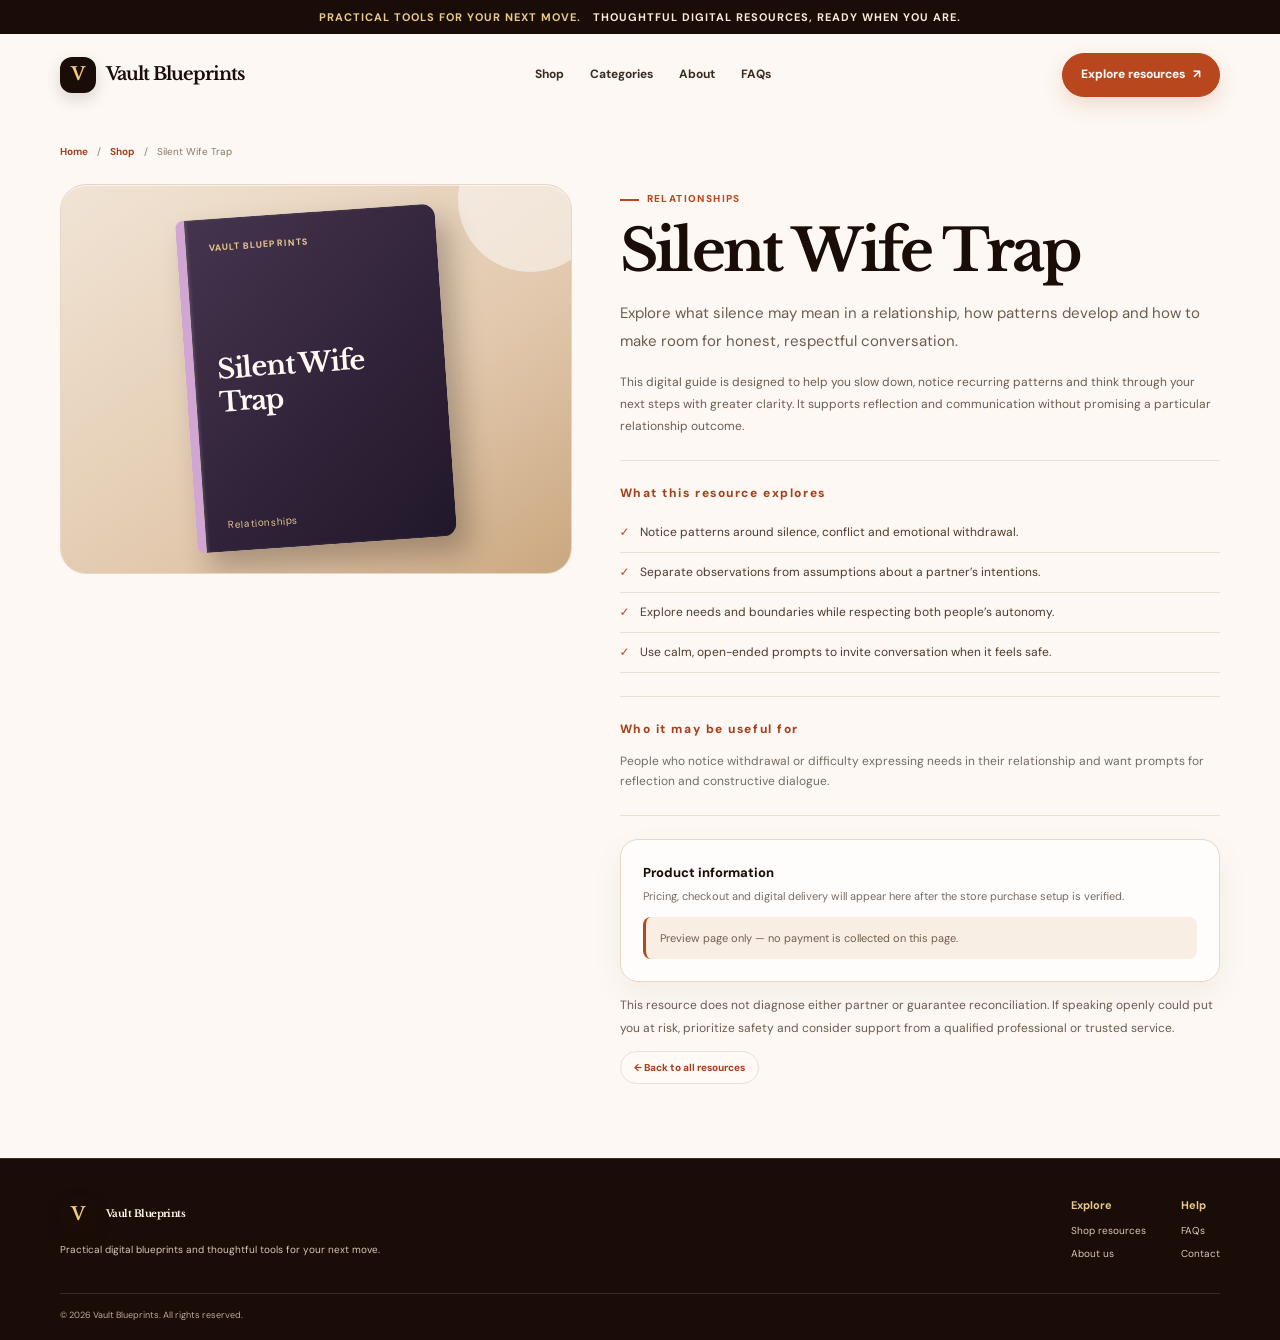
<file: products/silent-wife-trap/index.html>
<!doctype html><html lang="en"><head><meta charset="utf-8"><meta name="viewport" content="width=device-width,initial-scale=1"><meta name="theme-color" content="#101b35"><meta name="description" content="A guided reflection on silence, unmet needs and respectful communication in relationships."><meta property="og:title" content="Silent Wife Trap | Vault Blueprints"><meta property="og:description" content="A guided reflection on silence, unmet needs and respectful communication in relationships."><title>Silent Wife Trap | Vault Blueprints</title><link rel="stylesheet" href="../../product.css"><link rel="canonical" href="https://vaultblueprints.store/products/silent-wife-trap/"></head><body><a class="skip-link" href="#main">Skip to content</a><div class="announcement"><strong>Practical tools for your next move.</strong> &nbsp; Thoughtful digital resources, ready when you are.</div><header class="site-header wrap"><a class="brand" href="../../index.html" aria-label="Vault Blueprints home"><span class="brand-mark">V</span>Vault Blueprints</a><nav class="nav" aria-label="Main navigation"><a href="../../index.html#shop">Shop</a><a href="../../index.html#categories">Categories</a><a href="../../index.html#about">About</a><a href="../../index.html#faq">FAQs</a></nav><details class="mobile-nav"><summary aria-label="Open navigation">Menu ☰</summary><nav class="mobile-links" aria-label="Mobile navigation"><a href="../../index.html#shop">Shop resources</a><a href="../../index.html#categories">Categories</a><a href="../../index.html#about">About</a><a href="../../index.html#faq">FAQs</a></nav></details><a class="button header-cta" href="../../index.html#shop">Explore resources <span aria-hidden="true">↗</span></a></header><main id="main" class="product-page"><div class="wrap"><div class="breadcrumbs"><a href="../../index.html">Home</a> &nbsp; / &nbsp; <a href="../../index.html#shop">Shop</a> &nbsp; / &nbsp; Silent Wife Trap</div><div class="product-grid"><div class="product-visual theme-lilac" role="img" aria-label="Illustrated digital guide cover for Silent Wife Trap"><div class="art-orb" aria-hidden="true"></div><div class="book" aria-hidden="true"><small>VAULT BLUEPRINTS</small><strong>Silent Wife Trap</strong><span>Relationships</span></div></div><article><span class="eyebrow">Relationships</span><h1 class="product-title">Silent Wife Trap</h1><p class="product-intro">Explore what silence may mean in a relationship, how patterns develop and how to make room for honest, respectful conversation.</p><p class="product-description">This digital guide is designed to help you slow down, notice recurring patterns and think through your next steps with greater clarity. It supports reflection and communication without promising a particular relationship outcome.</p><div class="content-rule"></div><div class="content-label">What this resource explores</div><ul class="benefits"><li>Notice patterns around silence, conflict and emotional withdrawal.</li><li>Separate observations from assumptions about a partner’s intentions.</li><li>Explore needs and boundaries while respecting both people’s autonomy.</li><li>Use calm, open-ended prompts to invite conversation when it feels safe.</li></ul><div class="content-rule"></div><div class="content-label">Who it may be useful for</div><p class="audience">People who notice withdrawal or difficulty expressing needs in their relationship and want prompts for reflection and constructive dialogue.</p><div class="content-rule"></div><div class="purchase-panel"><strong>Product information</strong><p>Pricing, checkout and digital delivery will appear here after the store purchase setup is verified.</p><div class="pending-note">Preview page only — no payment is collected on this page.</div></div><p class="product-description">This resource does not diagnose either partner or guarantee reconciliation. If speaking openly could put you at risk, prioritize safety and consider support from a qualified professional or trusted service.</p><p><a class="details-link" href="../../index.html#shop">← Back to all resources</a></p></article></div></div></main><footer class="footer"><div class="wrap"><div class="footer-row"><div><a class="brand" href="../../index.html"><span class="brand-mark">V</span>Vault Blueprints</a><p>Practical digital blueprints and thoughtful tools for your next move.</p></div><div class="footer-links"><div><strong>Explore</strong><a href="../../index.html#shop">Shop resources</a><a href="../../index.html#about">About us</a></div><div><strong>Help</strong><a href="../../index.html#faq">FAQs</a><a href="mailto:bartholomewfrank972@gmail.com">Contact</a></div></div></div><div class="copyright">© 2026 Vault Blueprints. All rights reserved.</div></div></footer><script>document.querySelectorAll('.mobile-links a').forEach(a=>a.addEventListener('click',()=>a.closest('details').removeAttribute('open')));</script></body></html>
</file>
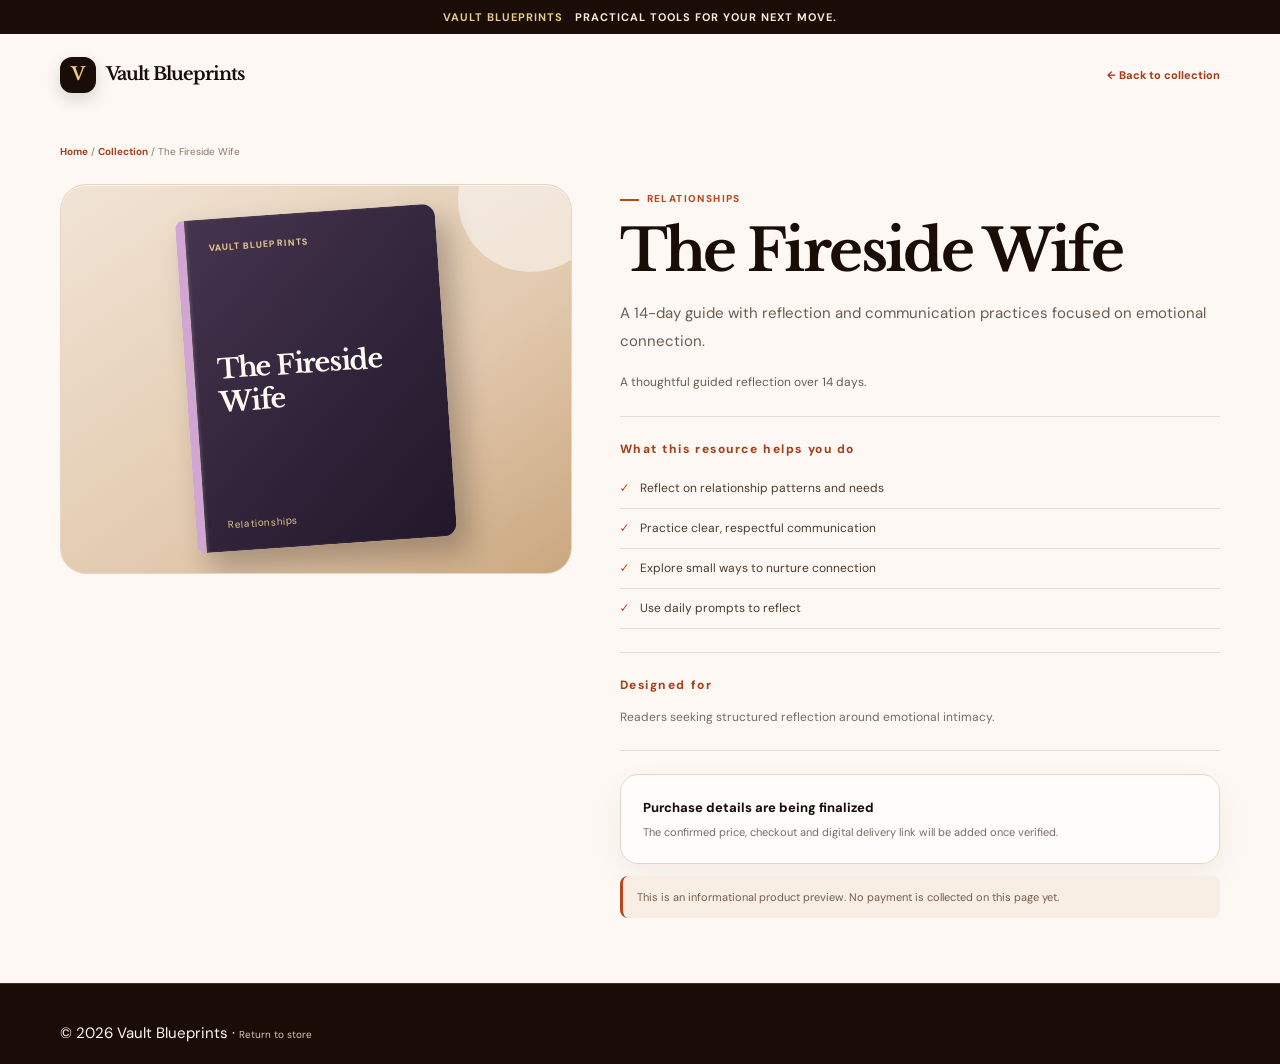
<file: products/the-fireside-wife/index.html>
<!doctype html><html lang="en"><head><meta charset="utf-8"><meta name="viewport" content="width=device-width,initial-scale=1"><meta name="theme-color" content="#101b35"><meta name="description" content="A 14-day guide with reflection and communication practices focused on emotional connection."><meta property="og:title" content="The Fireside Wife | Vault Blueprints"><meta property="og:description" content="A thoughtful guided reflection over 14 days."><title>The Fireside Wife | Vault Blueprints</title><link rel="stylesheet" href="../../product.css"><link rel="canonical" href="https://vaultblueprints.store/products/the-fireside-wife/"></head><body><a class="skip-link" href="#main">Skip to content</a><div class="announcement"><strong>Vault Blueprints</strong> &nbsp; Practical tools for your next move.</div><header class="site-header wrap"><a class="brand" href="../../index.html"><span class="brand-mark">V</span>Vault Blueprints</a><a class="text-link" href="../../index.html#shop">← Back to collection</a></header><main class="wrap product-page" id="main"><div class="breadcrumbs"><a href="../../index.html">Home</a> / <a href="../../index.html#shop">Collection</a> / The Fireside Wife</div><div class="product-grid"><div class="product-visual theme-lilac" role="img" aria-label="Illustrated cover for The Fireside Wife"><div class="art-orb" aria-hidden="true"></div><div class="book" aria-hidden="true"><small>VAULT BLUEPRINTS</small><strong>The Fireside Wife</strong><span>Relationships</span></div></div><article><span class="eyebrow">Relationships</span><h1 class="product-title">The Fireside Wife</h1><p class="product-intro">A 14-day guide with reflection and communication practices focused on emotional connection.</p><p class="product-description">A thoughtful guided reflection over 14 days.</p><div class="content-rule"></div><div class="content-label">What this resource helps you do</div><ul class="benefits"><li>Reflect on relationship patterns and needs</li><li>Practice clear, respectful communication</li><li>Explore small ways to nurture connection</li><li>Use daily prompts to reflect</li></ul><div class="content-rule"></div><div class="content-label">Designed for</div><p class="audience">Readers seeking structured reflection around emotional intimacy.</p><div class="content-rule"></div><div class="purchase-panel"><strong>Purchase details are being finalized</strong><p>The confirmed price, checkout and digital delivery link will be added once verified.</p></div><div class="pending-note">This is an informational product preview. No payment is collected on this page yet.</div></article></div></main><footer class="footer"><div class="wrap">© 2026 Vault Blueprints · <a href="../../index.html">Return to store</a></div></footer></body></html>
</file>
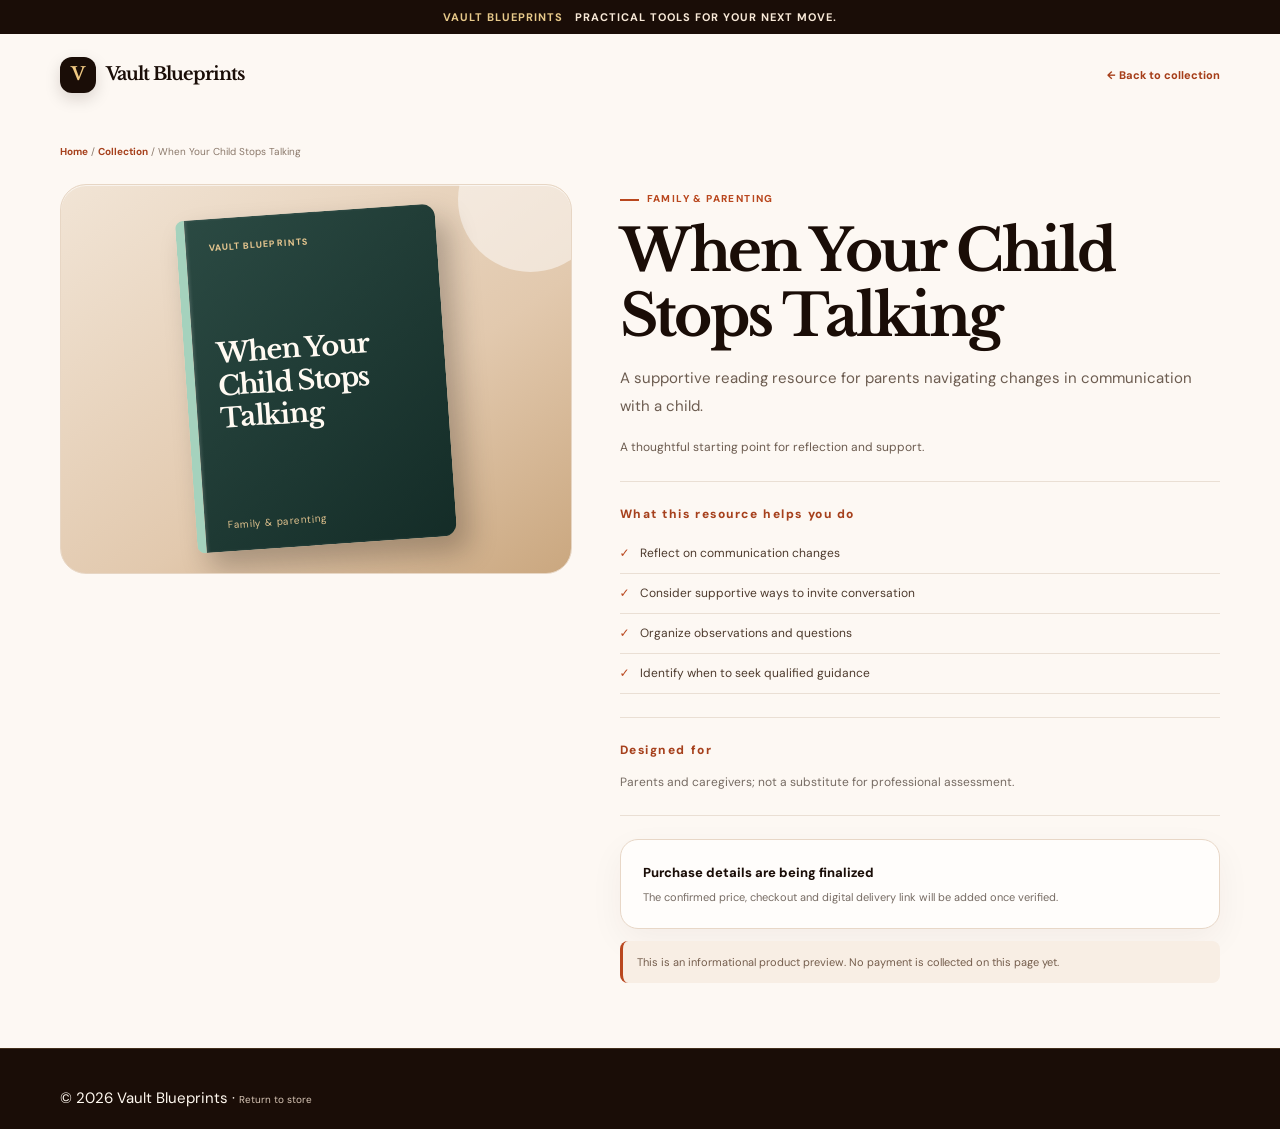
<file: products/when-your-child-stops-talking/index.html>
<!doctype html><html lang="en"><head><meta charset="utf-8"><meta name="viewport" content="width=device-width,initial-scale=1"><meta name="theme-color" content="#101b35"><meta name="description" content="A supportive reading resource for parents navigating changes in communication with a child."><meta property="og:title" content="When Your Child Stops Talking | Vault Blueprints"><meta property="og:description" content="A thoughtful starting point for reflection and support."><title>When Your Child Stops Talking | Vault Blueprints</title><link rel="stylesheet" href="../../product.css"><link rel="canonical" href="https://vaultblueprints.store/products/when-your-child-stops-talking/"></head><body><a class="skip-link" href="#main">Skip to content</a><div class="announcement"><strong>Vault Blueprints</strong> &nbsp; Practical tools for your next move.</div><header class="site-header wrap"><a class="brand" href="../../index.html"><span class="brand-mark">V</span>Vault Blueprints</a><a class="text-link" href="../../index.html#shop">← Back to collection</a></header><main class="wrap product-page" id="main"><div class="breadcrumbs"><a href="../../index.html">Home</a> / <a href="../../index.html#shop">Collection</a> / When Your Child Stops Talking</div><div class="product-grid"><div class="product-visual theme-mint" role="img" aria-label="Illustrated cover for When Your Child Stops Talking"><div class="art-orb" aria-hidden="true"></div><div class="book" aria-hidden="true"><small>VAULT BLUEPRINTS</small><strong>When Your Child Stops Talking</strong><span>Family &amp; parenting</span></div></div><article><span class="eyebrow">Family &amp; parenting</span><h1 class="product-title">When Your Child Stops Talking</h1><p class="product-intro">A supportive reading resource for parents navigating changes in communication with a child.</p><p class="product-description">A thoughtful starting point for reflection and support.</p><div class="content-rule"></div><div class="content-label">What this resource helps you do</div><ul class="benefits"><li>Reflect on communication changes</li><li>Consider supportive ways to invite conversation</li><li>Organize observations and questions</li><li>Identify when to seek qualified guidance</li></ul><div class="content-rule"></div><div class="content-label">Designed for</div><p class="audience">Parents and caregivers; not a substitute for professional assessment.</p><div class="content-rule"></div><div class="purchase-panel"><strong>Purchase details are being finalized</strong><p>The confirmed price, checkout and digital delivery link will be added once verified.</p></div><div class="pending-note">This is an informational product preview. No payment is collected on this page yet.</div></article></div></main><footer class="footer"><div class="wrap">© 2026 Vault Blueprints · <a href="../../index.html">Return to store</a></div></footer></body></html>
</file>
<file: product.css>
@import url('https://fonts.googleapis.com/css2?family=DM+Sans:wght@400;500;600;700;800&family=Libre+Baskerville:wght@400;700&family=Manrope:wght@400;500;600;700;800&display=swap');
:root{--navy:#101b35;--ink:#1a2540;--muted:#66718a;--paper:#f8f8f5;--blue:#3858d6;--lime:#d9f27b;--line:#e7e9ef;--white:#fff;--shadow:0 16px 44px rgba(18,32,68,.09);--radius:22px}*{box-sizing:border-box}html{scroll-behavior:smooth;scroll-padding-top:90px}body{margin:0;background:var(--paper);color:var(--ink);font:15px/1.65 'DM Sans',system-ui,-apple-system,'Segoe UI',sans-serif;-webkit-font-smoothing:antialiased}h1,h2,h3,.brand{font-family:Manrope,'DM Sans',sans-serif}a{color:inherit;text-decoration:none}a:focus-visible,button:focus-visible,input:focus-visible,summary:focus-visible{outline:3px solid #8ca2ff;outline-offset:3px}.wrap{width:min(1160px,calc(100% - 40px));margin-inline:auto}.announcement{background:var(--navy);color:#e8edff;text-align:center;padding:8px 14px;font-size:11px;letter-spacing:.02em}.announcement strong{color:var(--lime)}.site-header{height:76px;display:flex;align-items:center;justify-content:space-between;gap:20px}.brand{display:inline-flex;align-items:center;gap:10px;font-size:18px;font-weight:800;letter-spacing:-.055em;color:var(--navy);white-space:nowrap}.brand-mark{width:36px;height:36px;display:grid;place-items:center;border-radius:12px;background:var(--navy);color:var(--lime);font-size:18px}.nav{display:flex;align-items:center;gap:26px;font-size:12px;font-weight:700;color:#59647d}.nav a:hover,.text-link:hover{color:var(--blue)}.mobile-nav{display:none}.button{min-height:44px;display:inline-flex;align-items:center;justify-content:center;gap:8px;padding:11px 18px;border-radius:999px;background:var(--blue);color:white;font-size:12px;font-weight:800;border:1px solid var(--blue);transition:transform .18s,box-shadow .18s}.button:hover{transform:translateY(-2px);box-shadow:0 9px 20px #3858d633}.button-light{background:white;color:var(--navy);border-color:var(--line)}.text-link{font-size:11px;color:var(--blue);font-weight:800}.hero{padding:58px 0 70px}.hero-grid{display:grid;grid-template-columns:1.02fr .98fr;gap:54px;align-items:center}.eyebrow{display:inline-flex;align-items:center;gap:8px;color:var(--blue);font-size:10px;letter-spacing:.14em;text-transform:uppercase;font-weight:800}.eyebrow:before{content:'';width:19px;height:2px;background:currentColor}.hero h1{font-size:clamp(44px,6.1vw,74px);line-height:.99;letter-spacing:-.075em;color:var(--navy);margin:17px 0 20px;max-width:610px}.hero h1 em{color:var(--blue);font-style:normal}.hero-copy{font-size:15px;color:var(--muted);max-width:475px;margin:0 0 25px}.hero-actions{display:flex;gap:10px;flex-wrap:wrap}.micro-trust{margin-top:19px;color:#758099;font-size:10px}.hero-art{min-height:390px;border-radius:30px;background:linear-gradient(145deg,#e7ebff,#f0f1fb 56%,#e9f1d5);display:grid;place-items:center;position:relative;overflow:hidden}.hero-art:before{content:'';position:absolute;width:260px;height:260px;border-radius:50%;background:#d9f27b;opacity:.78;right:-105px;top:-110px}.hero-art:after{content:'';position:absolute;width:200px;height:200px;border-radius:50%;background:#c7d2ff;left:-95px;bottom:-110px}.hero-board{z-index:1;width:min(84%,410px);background:white;border:1px solid #ffffff;border-radius:20px;padding:21px;box-shadow:0 25px 65px #172b6322;transform:rotate(-2deg)}.board-top{display:flex;align-items:center;justify-content:space-between;font-size:9px;font-weight:800;color:#3e4a66}.board-pill{padding:5px 9px;border-radius:30px;background:#f0f2ff;color:var(--blue);font-size:8px}.hero-board h3{font-size:22px;letter-spacing:-.06em;margin:16px 0 2px;color:var(--navy)}.hero-board p{font-size:10px;color:#8a93a8;margin:0 0 15px}.board-stats{display:grid;grid-template-columns:1fr 1fr;gap:9px}.board-stat{padding:12px;border-radius:11px;background:#f7f8fb}.board-stat small{display:block;color:#7d879e;font-size:8px}.board-stat strong{font:800 19px Manrope;color:var(--navy)}.board-stat span{display:block;color:#5b9863;font-size:8px}.board-caption{font-size:9px;font-weight:800;margin:14px 0 6px;color:var(--navy)}.bars{height:66px;display:flex;align-items:end;gap:8px;padding:0 5px;border-bottom:1px solid var(--line)}.bars i{flex:1;border-radius:4px 4px 0 0;background:#d5dcfb}.bars i:nth-child(even){background:var(--blue)}.bars i:nth-child(1){height:35%}.bars i:nth-child(2){height:54%}.bars i:nth-child(3){height:43%}.bars i:nth-child(4){height:75%}.bars i:nth-child(5){height:63%}.bars i:nth-child(6){height:91%}.bars i:nth-child(7){height:79%}.trust-strip{border-block:1px solid var(--line);padding:15px 0}.trust-items{display:flex;justify-content:space-between;gap:14px;flex-wrap:wrap;color:#5e6980;font-size:10px;font-weight:700}.trust-items span{white-space:nowrap}.section{padding:74px 0}.section-head{display:flex;justify-content:space-between;align-items:end;gap:24px;margin-bottom:27px}.section-head h2{font-size:clamp(30px,4.3vw,46px);line-height:1.05;letter-spacing:-.065em;color:var(--navy);margin:10px 0 0}.section-head p{font-size:12px;color:var(--muted);max-width:390px;margin:0}.categories{display:grid;grid-template-columns:repeat(4,1fr);gap:12px}.category{background:white;border:1px solid var(--line);border-radius:16px;padding:17px;min-height:115px;transition:transform .18s,box-shadow .18s}.category:hover{transform:translateY(-3px);box-shadow:var(--shadow)}.cat-icon{display:grid;place-items:center;width:34px;height:34px;border-radius:11px;background:#eef1ff;color:var(--blue);margin-bottom:10px;font-size:16px}.category strong{display:block;font-size:12px;color:var(--navy)}.category small{font-size:10px;color:#7e879b}.shop{background:white}.shop-tools{display:flex;align-items:center;gap:10px;flex-wrap:wrap;margin-bottom:18px}.search-wrap{position:relative;flex:1;min-width:190px}.search-wrap input{width:100%;height:42px;border:1px solid var(--line);border-radius:999px;background:#fafbfe;padding:0 16px 0 39px;font:12px 'DM Sans',sans-serif;color:var(--ink)}.search-icon{position:absolute;left:15px;top:11px;color:#8b94a7;font-size:14px}.filter-list{display:flex;gap:6px;flex-wrap:wrap}.filter{border:1px solid var(--line);border-radius:999px;background:white;padding:9px 12px;font:700 10px 'DM Sans',sans-serif;color:#67728b;cursor:pointer}.filter[aria-pressed=true]{background:var(--navy);border-color:var(--navy);color:white}.products{display:grid;grid-template-columns:repeat(3,minmax(0,1fr));gap:16px}.product{min-width:0;border:1px solid var(--line);border-radius:18px;overflow:hidden;display:flex;flex-direction:column;background:white;transition:transform .2s,box-shadow .2s}.product:hover{transform:translateY(-4px);box-shadow:var(--shadow)}.product[hidden]{display:none}.product-art{height:172px;display:grid;place-items:center;position:relative;overflow:hidden;background:#e9edff}.theme-green{background:#eef3e1}.theme-peach{background:#f8e9df}.theme-dark{background:#182544}.theme-lilac{background:#eee8fa}.theme-mint{background:#e5f1ec}.art-orb{position:absolute;width:145px;height:145px;border-radius:50%;background:#ffffff7d;right:-32px;top:-58px}.art-orb:after{content:'';position:absolute;width:90px;height:90px;border-radius:50%;background:#d9f27b;left:-220px;top:130px}.book{position:relative;z-index:1;width:118px;height:137px;padding:13px 12px 11px 15px;border-radius:5px 10px 10px 5px;background:#fff;box-shadow:0 13px 27px #14234a26;border-left:6px solid var(--blue);display:flex;flex-direction:column;justify-content:space-between;transform:rotate(-4deg)}.theme-green .book{border-color:#789a42}.theme-peach .book{border-color:#c77e52}.theme-dark .book{background:#202e50;border-color:var(--lime)}.theme-lilac .book{border-color:#9275c6}.theme-mint .book{border-color:#4b957d}.book small{font-size:6px;font-weight:800;letter-spacing:.1em;color:#68738b}.book strong{font:800 14px/1.06 Manrope;color:var(--navy);letter-spacing:-.05em}.theme-dark .book strong{color:white}.book span{font-size:7px;color:#7e879b}.product-tag{position:absolute;z-index:2;top:12px;left:12px;padding:5px 9px;border-radius:30px;background:#ffffffdf;color:#4d5a75;font-size:8px;font-weight:800}.product-body{display:flex;flex-direction:column;flex:1;padding:16px}.product-type{font-size:9px;text-transform:uppercase;letter-spacing:.11em;color:var(--blue);font-weight:800}.product-body h3{font-size:16px;line-height:1.2;letter-spacing:-.045em;color:var(--navy);margin:7px 0}.product-body p{font-size:11px;line-height:1.55;color:var(--muted);margin:0 0 16px}.product-bottom{display:flex;align-items:center;justify-content:space-between;gap:8px;margin-top:auto}.format{font-size:10px;font-weight:700;color:var(--navy)}.format small{display:block;font-size:9px;font-weight:400;color:#8992a5}.details-link{font-size:10px;font-weight:800;color:var(--blue);padding:8px 10px;border:1px solid #dce2ff;border-radius:999px;white-space:nowrap}.details-link:hover{background:#f0f2ff}.empty-state{display:none;padding:25px;text-align:center;color:var(--muted);font-size:12px;border:1px dashed var(--line);border-radius:15px}.empty-state.show{display:block}.shop-note{font-size:10px;color:#8992a5;margin:16px 0 0}.about-grid{display:grid;grid-template-columns:1fr 1fr;gap:45px;align-items:center}.about-panel{background:var(--navy);color:white;padding:28px;border-radius:23px;position:relative;overflow:hidden}.about-panel:after{content:'V';position:absolute;right:10px;bottom:-80px;font:800 220px Manrope;color:#ffffff0a}.about-panel h3{position:relative;z-index:1;font-size:27px;line-height:1.1;letter-spacing:-.055em;margin:12px 0 17px}.about-panel .eyebrow{color:var(--lime)}.about-task{position:relative;z-index:1;border-top:1px solid #ffffff20;padding:11px 0;font-size:11px;color:#e0e5f5}.about-task span{color:var(--lime);margin-right:10px}.about-copy h2{font-size:clamp(30px,4vw,44px);line-height:1.06;letter-spacing:-.06em;color:var(--navy);margin:12px 0}.about-copy p,.about-copy li{font-size:12px;color:var(--muted)}.about-copy ul{padding-left:18px;line-height:2}.cta{background:#e9edff;padding:52px 0}.cta-row{display:flex;align-items:center;justify-content:space-between;gap:20px}.cta h2{font-size:clamp(27px,4vw,39px);line-height:1.1;letter-spacing:-.06em;color:var(--navy);margin:0 0 7px}.cta p{font-size:12px;color:var(--muted);margin:0}.faq-grid{display:grid;grid-template-columns:repeat(3,1fr);gap:20px}.faq-grid h3{font-size:12px;color:var(--navy);margin:0}.faq-grid p{font-size:11px;color:var(--muted);margin:7px 0 0}.footer{background:var(--navy);color:white;padding:37px 0 18px}.footer-row{display:flex;justify-content:space-between;gap:25px;flex-wrap:wrap;padding-bottom:23px}.footer .brand{color:white}.footer p,.footer a{font-size:10px;color:#aab4cc}.footer-links{display:flex;gap:35px}.footer-links strong{display:block;color:white;font-size:11px;margin-bottom:8px}.footer-links a{display:block;margin:7px 0}.copyright{border-top:1px solid #ffffff20;padding-top:14px;color:#8f9bb7;font-size:9px}.product-page{padding:28px 0 65px}.product-grid{display:grid;grid-template-columns:.92fr 1.08fr;gap:48px;align-items:start}.product-visual{min-height:390px;border-radius:26px;display:grid;place-items:center;position:sticky;top:20px;overflow:hidden}.product-visual .book{width:200px;height:270px;padding:21px;border-left-width:9px;border-radius:8px 13px 13px 8px}.product-visual .book strong{font-size:25px}.product-visual .book small{font-size:9px}.product-visual .book span{font-size:10px}.breadcrumbs{font-size:10px;color:var(--muted);margin-bottom:23px}.breadcrumbs a{color:var(--blue);font-weight:700}.product-title{font-size:clamp(35px,5vw,53px);line-height:1.02;letter-spacing:-.065em;color:var(--navy);margin:11px 0 16px}.product-intro{font-size:15px;color:var(--muted)}.product-description{font-size:12px;color:var(--muted)}.content-rule{height:1px;background:var(--line);margin:23px 0}.content-label{font-size:12px;font-weight:800;color:var(--navy);margin-bottom:9px}.benefits{list-style:none;margin:0;padding:0}.benefits li{font-size:12px;color:#59647d;padding:9px 0;border-bottom:1px solid var(--line)}.benefits li:before{content:'✓';color:var(--blue);font-weight:900;margin-right:10px}.audience{font-size:12px;color:var(--muted)}.purchase-panel{border:1px solid var(--line);background:white;padding:17px;border-radius:15px}.purchase-panel strong{display:block;font-size:13px;color:var(--navy)}.purchase-panel p{font-size:11px;color:var(--muted);margin:4px 0 0}.pending-note{margin-top:12px;background:#eef1ff;border-radius:12px;padding:12px;font-size:11px;color:#52618a}.skip-link{position:absolute;left:-9999px;top:auto}.skip-link:focus{left:12px;top:12px;z-index:100;background:white;padding:10px;border-radius:8px}@media(max-width:900px){.hero-grid,.about-grid{grid-template-columns:1fr;gap:28px}.hero-art{min-height:350px}.categories{grid-template-columns:repeat(2,1fr)}.products{grid-template-columns:repeat(2,minmax(0,1fr))}.section{padding:60px 0}.section-head{align-items:start;flex-direction:column}.section-head p{max-width:600px}.product-grid{gap:28px}.product-visual{min-height:330px}}@media(max-width:620px){.wrap{width:calc(100% - 30px)}.site-header{height:65px}.nav{display:none}.mobile-nav{display:block;position:relative}.mobile-nav summary{list-style:none;cursor:pointer;border:1px solid var(--line);border-radius:999px;padding:8px 12px;font-size:11px;font-weight:800;color:var(--navy)}.mobile-nav summary::-webkit-details-marker{display:none}.mobile-nav[open] .mobile-links{position:absolute;z-index:10;right:0;top:42px;width:190px;background:white;border:1px solid var(--line);border-radius:14px;box-shadow:var(--shadow);padding:8px;display:grid;gap:3px}.mobile-links a{padding:9px;border-radius:8px;font-size:12px;font-weight:700}.mobile-links a:hover{background:#f2f4ff}.header-cta{display:none}.brand{font-size:16px}.brand-mark{width:32px;height:32px}.hero{padding:35px 0 43px}.hero h1{font-size:clamp(43px,12vw,57px)}.hero-copy{font-size:13px}.hero-art{min-height:300px;padding:13px;border-radius:22px}.hero-board{padding:16px}.trust-items{justify-content:center}.trust-items span:first-child{width:100%;text-align:center}.section{padding:53px 0}.section-head h2{font-size:32px}.categories{gap:9px}.category{padding:13px;min-height:108px}.products{grid-template-columns:1fr;gap:12px}.product{display:grid;grid-template-columns:38% 62%;min-height:175px}.product-art{height:100%;min-height:175px}.book{width:95px;height:118px;padding:9px;border-left-width:5px}.book strong{font-size:12px}.product-body{padding:13px}.product-body h3{font-size:14px}.product-body p{font-size:10px;margin-bottom:12px}.product-bottom{align-items:end}.format{font-size:9px}.format small{font-size:8px}.details-link{font-size:9px;padding:7px 8px}.about-panel{padding:22px}.faq-grid{grid-template-columns:1fr;gap:15px}.cta-row{align-items:flex-start;flex-direction:column}.footer-links{gap:20px}.product-page{padding:19px 0 48px}.product-grid{grid-template-columns:1fr;gap:22px}.product-visual{position:relative;top:auto;min-height:270px}.product-visual .book{width:165px;height:215px;padding:17px}.product-visual .book strong{font-size:21px}.product-title{font-size:38px}}@media(prefers-reduced-motion:reduce){html{scroll-behavior:auto}*,*:before,*:after{transition:none!important}}

/* Vault Blueprints — editorial premium refresh inspired by the supplied reference */
:root{--navy:#1a0d07;--ink:#241710;--muted:#766b63;--paper:#fdf8f3;--blue:#b9471e;--lime:#e7c98a;--line:#eadfd4;--white:#fffdfb;--shadow:0 20px 48px rgba(40,20,10,.13);--radius:20px}
body{background:var(--paper);color:var(--ink);font-family:'DM Sans',system-ui,sans-serif}
h1,h2,h3,.brand,.product-title{font-family:'Libre Baskerville',Georgia,serif;letter-spacing:-.045em}
.announcement{background:#1a0d07;color:#f8e9d8;letter-spacing:.09em;text-transform:uppercase;font-weight:700}
.site-header{background:var(--paper);height:82px}
.brand{font-weight:700;color:#1a0d07;letter-spacing:-.055em}
.brand-mark{background:#1a0d07;color:#f0c982;box-shadow:0 6px 16px #1a0d0726}
.nav a{font-weight:700;color:#3b2b21}
.button{background:#b9471e;color:#fffdfb;border:1px solid #b9471e;border-radius:999px;font-weight:800;box-shadow:0 8px 20px #b9471e2b;transition:transform .2s,box-shadow .2s}
.button:hover{background:#963817;box-shadow:0 12px 26px #b9471e3b;transform:translateY(-2px)}
.button-light{background:#fffdfb;color:#241710;border:1px solid #eadfd4;box-shadow:none}
.text-link{color:#a63e19;font-weight:800}
.hero{background:#1a0d07;color:#fdf8f3;padding:78px 0 84px;position:relative;isolation:isolate;overflow:hidden}
.hero:before{content:"";position:absolute;z-index:-1;inset:auto -8% -65% 48%;height:100%;border-radius:50%;background:radial-gradient(ellipse,#b9471e30,transparent 68%)}
.hero-grid{gap:clamp(28px,5vw,72px)}
.hero .eyebrow{color:#e6c38c;letter-spacing:.17em;font-weight:800}
.hero h1{color:#fffaf4;font-size:clamp(42px,6vw,76px);line-height:1.08;letter-spacing:-.065em;max-width:670px}
.hero h1 em{color:#e5bd76;font-style:normal}
.hero-copy{color:#d6c7ba;font-size:clamp(15px,1.4vw,18px);max-width:540px;line-height:1.8}
.hero .micro-trust{color:#d7c5b4}
.hero-art{min-height:430px;border-radius:28px;background:linear-gradient(145deg,#392016,#1c100c 62%,#5a2a16);border:1px solid #e4bd7633;box-shadow:0 26px 70px #0006}
.hero-art:before{background:radial-gradient(circle at 25% 24%,#e6bf7633,transparent 40%)}
.hero-board{box-shadow:0 28px 60px #0008;border:1px solid #ead7b34a}
.trust-strip{background:#f1e7dc;border-block:1px solid #e9dacc;color:#49382b}
.section{padding:clamp(58px,7vw,94px) 0}
.section-head h2,.about-copy h2,.cta h2{font-size:clamp(30px,4.4vw,49px);line-height:1.15;font-weight:700;color:#1a0d07;letter-spacing:-.055em}
.section-head p{color:#766b63;line-height:1.8}
.categories{gap:15px}
.category{background:#fffdfb;border:1px solid #eadfd4;border-radius:17px;box-shadow:0 8px 24px #351a0d08;padding:20px;transition:transform .2s,box-shadow .2s,border-color .2s}
.category:hover{transform:translateY(-4px);box-shadow:0 15px 30px #351a0d13;border-color:#d8b58c}
.cat-icon{background:#f5e9dc;color:#a6401c}
.category strong{font-weight:800;color:#29190f}
.category small{color:#786c62}
.shop{background:#fdf8f3}
.shop-tools{gap:14px}
.search-wrap input{background:#fffdfb;border:1px solid #e8dacf;border-radius:999px;min-height:48px}
.filter{border:1px solid #e8dacf;background:#fffdfb;color:#5d4b3e;font-weight:700}
.filter[aria-pressed=true]{background:#1a0d07;border-color:#1a0d07;color:#fff8f0}
.products{gap:20px}
.product{border:1px solid #eadfd4;border-radius:20px;background:#fffdfb;box-shadow:0 9px 26px #351a0d09;transition:transform .25s,box-shadow .25s}
.product:hover{transform:translateY(-5px);box-shadow:0 20px 40px #351a0d18}
.product-art{height:clamp(190px,22vw,260px);background:linear-gradient(145deg,#f3e4d4,#e9d3bd 52%,#d6b78f)}
.theme-green .product-art,.theme-green.product-art{background:linear-gradient(145deg,#efe7d7,#d6e0bf)}
.theme-peach .product-art,.theme-peach.product-art{background:linear-gradient(145deg,#f4dfce,#d9b6a1)}
.theme-dark .product-art,.theme-dark.product-art{background:linear-gradient(145deg,#27334b,#101a2d 65%,#5a493a)}
.theme-lilac .product-art,.theme-lilac.product-art{background:linear-gradient(145deg,#eee5e4,#d8c6d8)}
.theme-mint .product-art,.theme-mint.product-art{background:linear-gradient(145deg,#e2ece4,#b6d0c2)}
.book{width:clamp(124px,13vw,158px);height:clamp(150px,16vw,190px);padding:15px 13px 13px 17px;border-radius:3px 9px 9px 3px;background:linear-gradient(135deg,#233653,#101b32);border-left:7px solid #d9b36c;box-shadow:12px 16px 28px #160e0b45, inset 2px 0 3px #ffffff22;color:#fffaf2;transform:rotate(-4deg);transition:transform .25s}
.product:hover .book{transform:rotate(-1deg) translateY(-3px)}
.book small{color:#e5c68f;font-size:8px;letter-spacing:.12em;font-weight:800}
.book strong{color:#fffaf2;font-family:'Libre Baskerville',Georgia,serif;font-size:clamp(12px,1.3vw,16px);line-height:1.2;letter-spacing:-.045em}
.book span{color:#dfc18d;font-size:8px;letter-spacing:.06em}
.theme-dark .book{background:linear-gradient(135deg,#16233d,#0b1426);border-left-color:#e1bf74}
.theme-green .book{background:linear-gradient(135deg,#283a32,#14231e);border-left-color:#c5d98b}
.theme-peach .book{background:linear-gradient(135deg,#603c2e,#2b1b17);border-left-color:#d5a16d}
.theme-lilac .book{background:linear-gradient(135deg,#45344e,#21172a);border-left-color:#d1a6d2}
.theme-mint .book{background:linear-gradient(135deg,#2b4a43,#142c27);border-left-color:#a5d2bd}
.product-body{padding:20px}
.product-type{font-weight:800;letter-spacing:.13em;color:#a6401c;font-size:10px}
.product-body h3{font-size:clamp(16px,1.5vw,20px);font-weight:700;line-height:1.3;color:#1a0d07;margin:10px 0}
.product-body p{color:#766b63;line-height:1.7}
.product-bottom{margin-top:auto;padding-top:15px}
.format{color:#8a7c70}
.details-link{font-weight:800;color:#a6401c;border:1px solid #eadfd4;border-radius:999px;padding:9px 13px;background:#fffaf5}
.details-link:hover{background:#1a0d07;color:#fffaf4;border-color:#1a0d07}
.about-grid{gap:clamp(28px,5vw,64px)}
.about-panel{background:linear-gradient(145deg,#29170f,#160b07);border:1px solid #d5ac6a33;box-shadow:0 22px 50px #2c140d1b;border-radius:24px}
.about-panel h3{font-family:'Libre Baskerville',Georgia,serif;color:#fff8ef}
.about-panel .eyebrow{color:#e5bd76}
.about-task{border-color:#ffffff20}
.about-task span{color:#f1d39b}
.about-copy p,.about-copy li{color:#6c5c50;line-height:1.85}
.cta{background:#efe3d6;border-block:1px solid #e4d4c4}
.cta h2{color:#1a0d07}
.cta p{color:#6c5c50}
.faq-grid{gap:18px}
.faq-grid h3{font-family:'Libre Baskerville',Georgia,serif;font-size:18px;color:#1a0d07}
.faq-grid p{color:#766b63;line-height:1.8}
.footer{background:#1a0d07;color:#fff8ef;border-top:1px solid #e0b76c33}
.footer .brand{color:#fff8ef}
.footer p,.footer a{color:#d8c6b6}
.footer-links strong{color:#e7c98a}
.copyright{border-color:#ffffff20;color:#bda999}
.product-page{background:#fdf8f3}
.breadcrumbs{color:#8b796b}
.breadcrumbs a{color:#a6401c;font-weight:700}
.product-title{font-size:clamp(34px,5vw,58px);line-height:1.12;color:#1a0d07;font-weight:700}
.product-intro,.product-description{color:#6c5c50;line-height:1.85}
.product-visual{background:linear-gradient(145deg,#f1e4d5,#e2c9ae 60%,#caa77f);border:1px solid #e7d6c4;box-shadow:inset 0 1px #fff9}
.product-visual .book{width:min(58%,260px);height:auto;aspect-ratio: .78;padding:22px 19px 18px 23px}
.product-visual .book strong{font-size:clamp(18px,2.3vw,27px)}
.content-rule{border-color:#eadfd4}
.content-label{color:#a6401c;font-weight:800;letter-spacing:.13em}
.benefits li{color:#4d3a2d;line-height:1.75}
.purchase-panel{border:1px solid #e8d7c7;background:#fffdfb;border-radius:18px;box-shadow:0 12px 34px #351a0d0d;padding:22px}
.purchase-panel strong{color:#1a0d07;font-weight:800}
.pending-note{background:#f8eee4;border-left:3px solid #b9471e;color:#755e4d;padding:12px 14px;border-radius:8px}
@media(max-width:900px){.hero{padding:58px 0 64px}.hero-grid{gap:32px}.hero-art{min-height:340px}.product-art{height:210px}}
@media(max-width:620px){.site-header{height:68px}.hero{padding:50px 0 54px}.hero-grid{grid-template-columns:1fr;gap:28px}.hero h1{font-size:clamp(39px,11vw,54px);line-height:1.08}.hero-art{min-height:300px;border-radius:22px}.section{padding:56px 0}.section-head h2,.about-copy h2,.cta h2{font-size:clamp(29px,8vw,38px)}.categories{grid-template-columns:repeat(2,minmax(0,1fr));gap:10px}.category{padding:15px;border-radius:15px}.products{gap:12px}.product{border-radius:16px}.product-art{height:clamp(145px,43vw,190px)}.book{width:104px;height:128px;padding:12px 10px 10px 13px}.book strong{font-size:12px}.product-body{padding:14px}.product-body h3{font-size:15px}.product-body p{font-size:12px}.product-bottom{gap:8px;align-items:flex-start;flex-direction:column}.details-link{font-size:11px}.about-panel{padding:22px}.product-visual{min-height:310px;position:relative;top:auto}.product-visual .book{width:55%;max-width:220px}.purchase-panel{padding:17px}}
</file>
